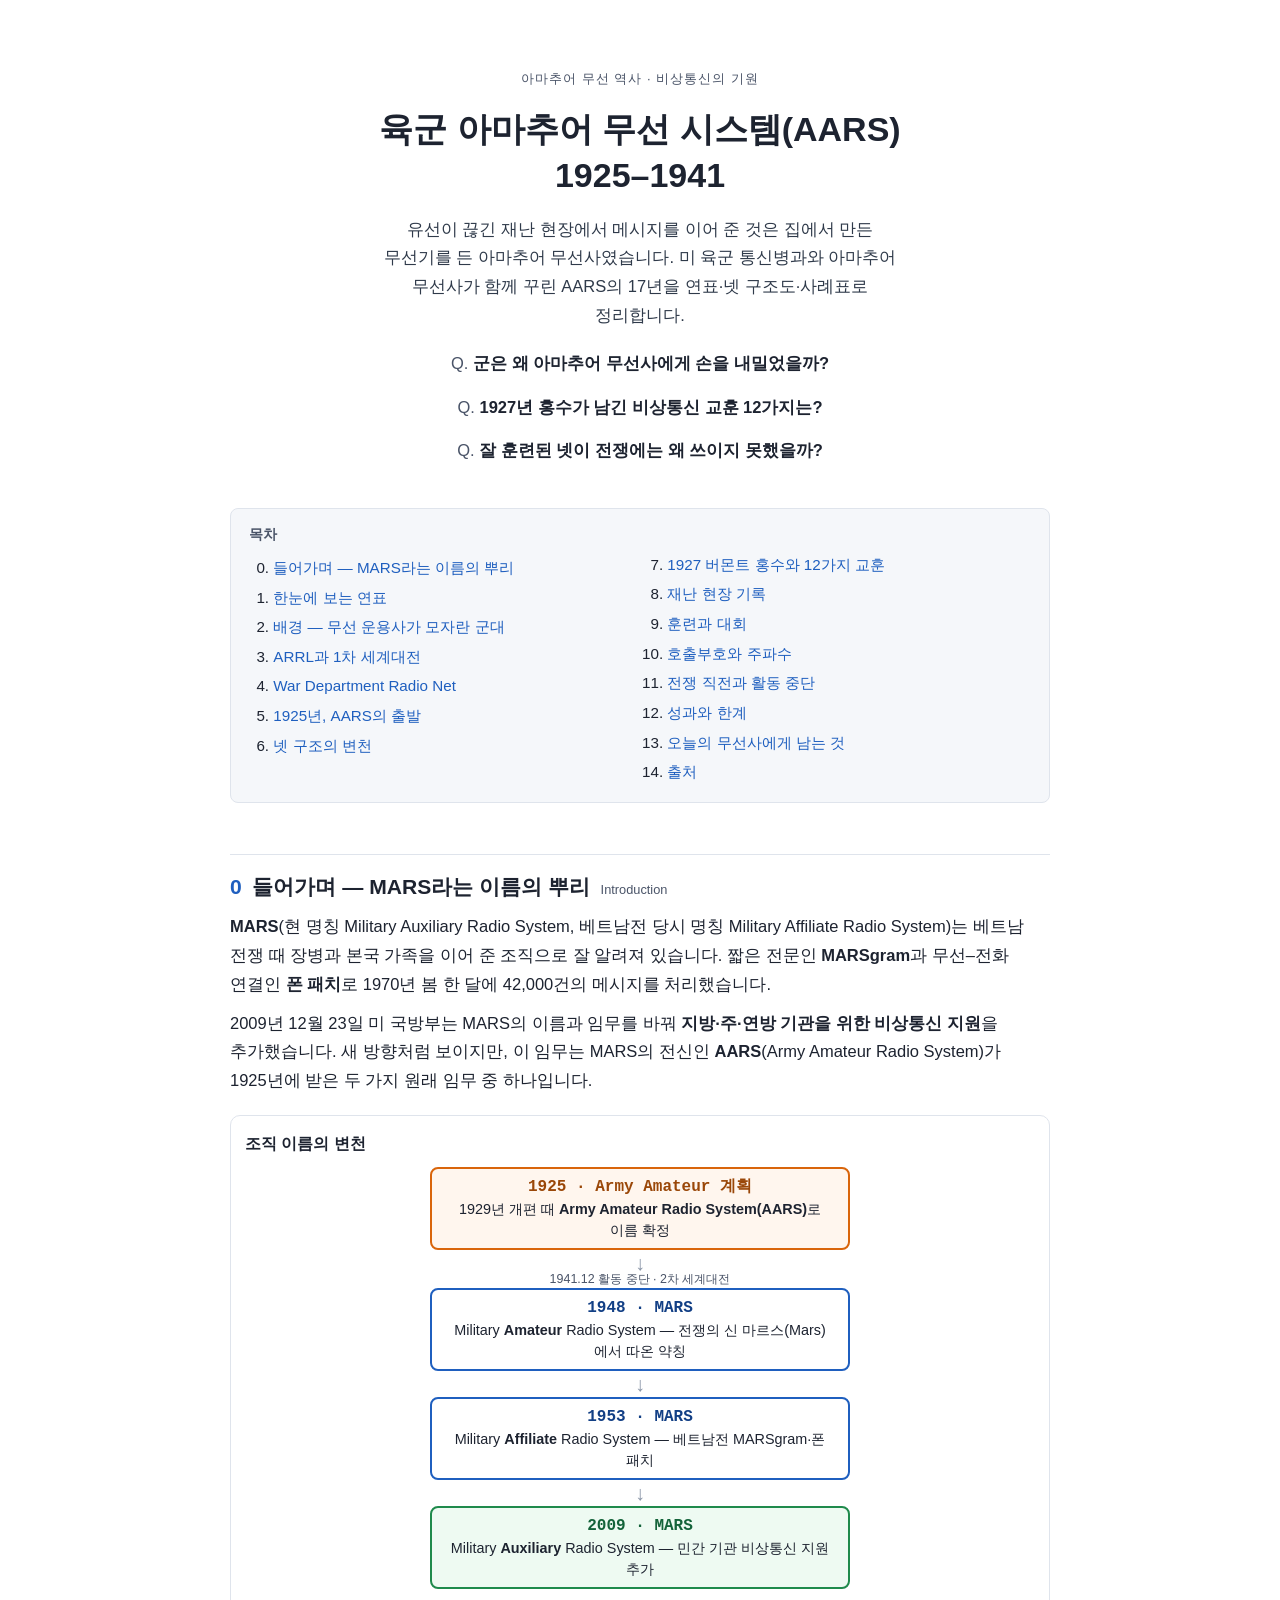
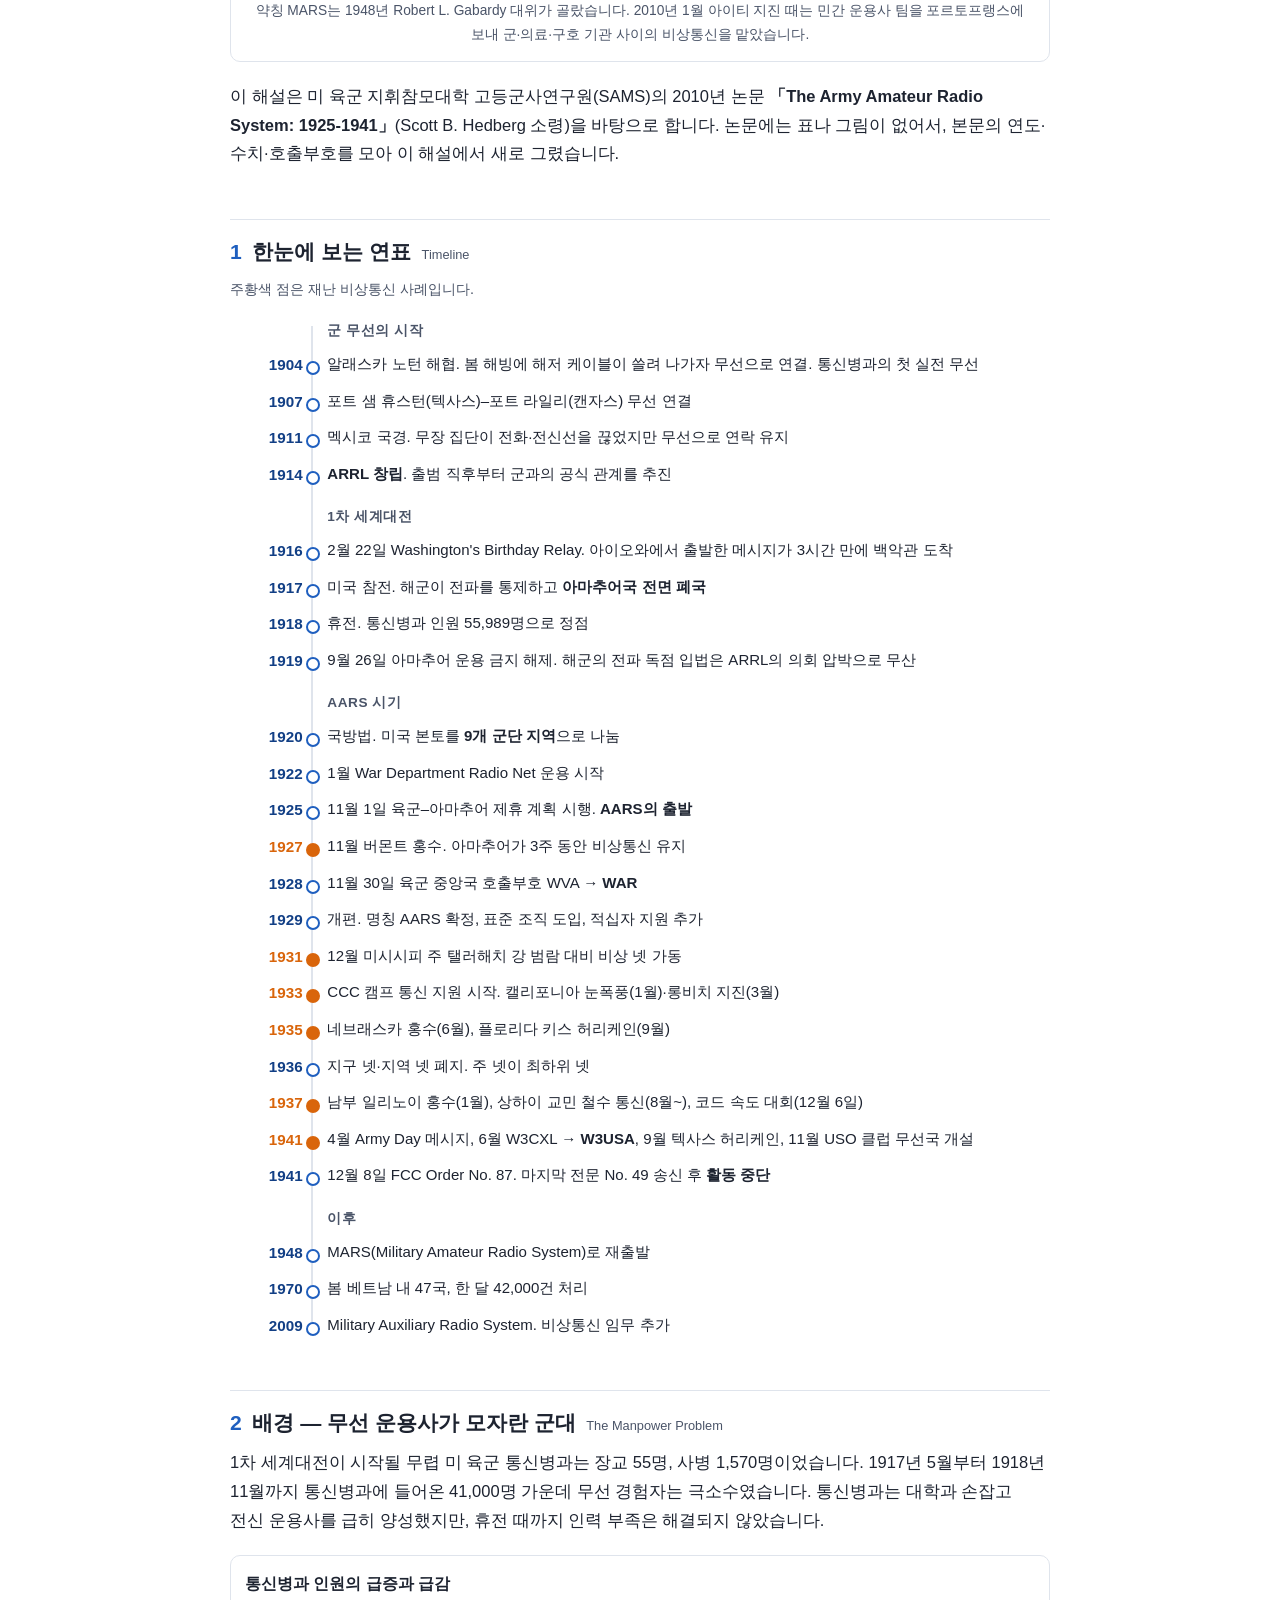
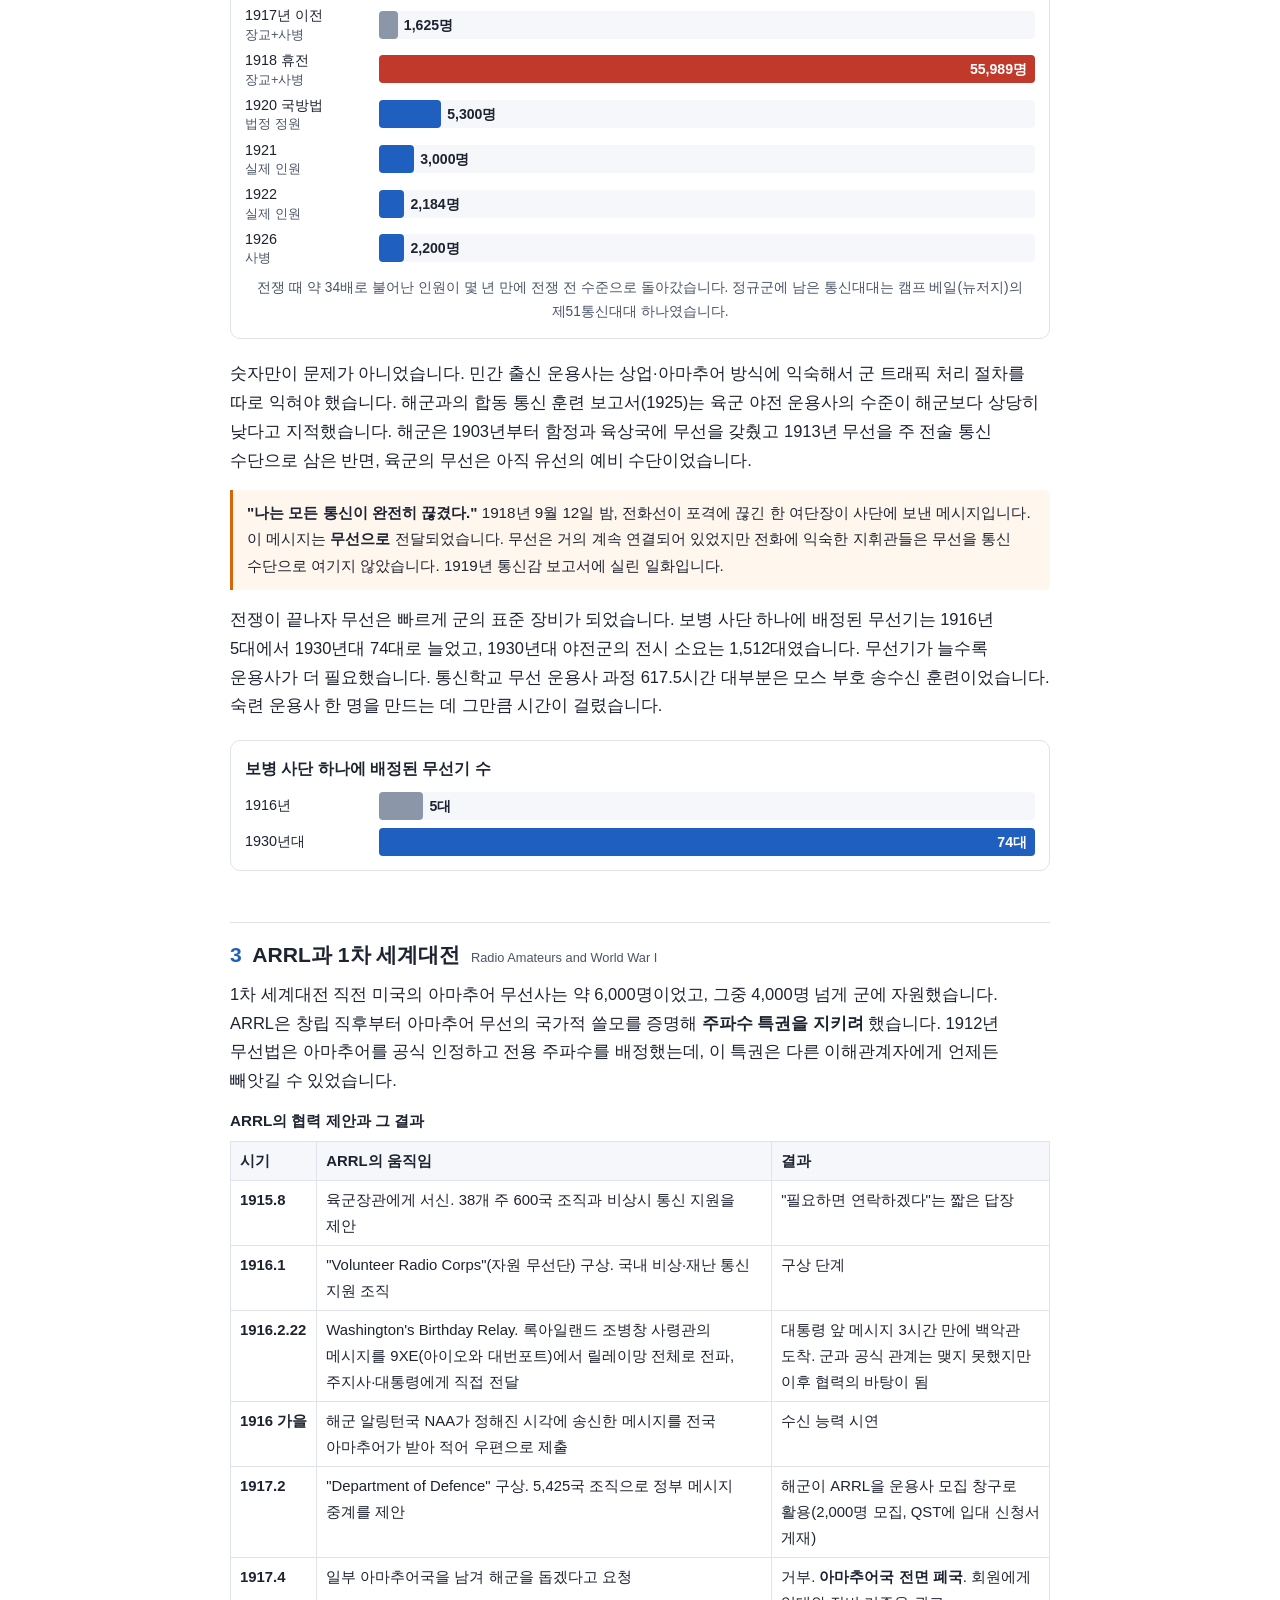
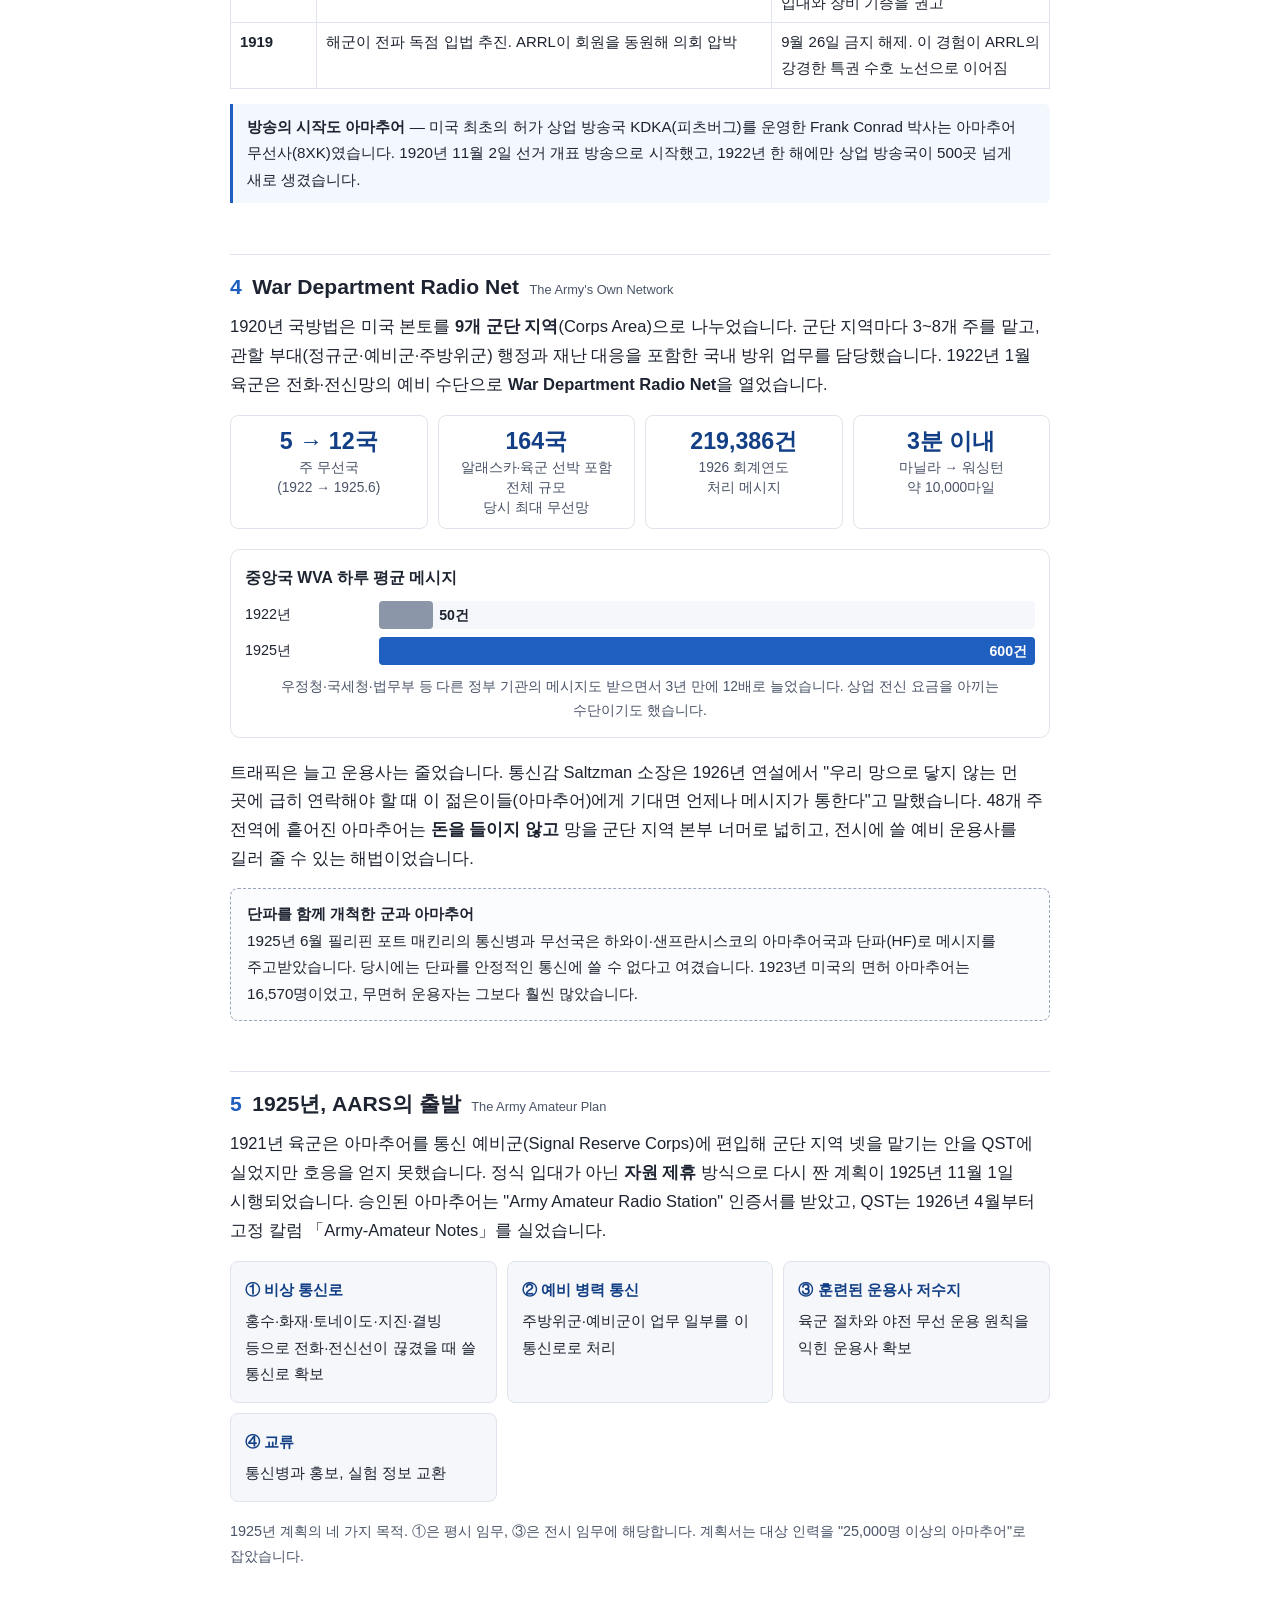
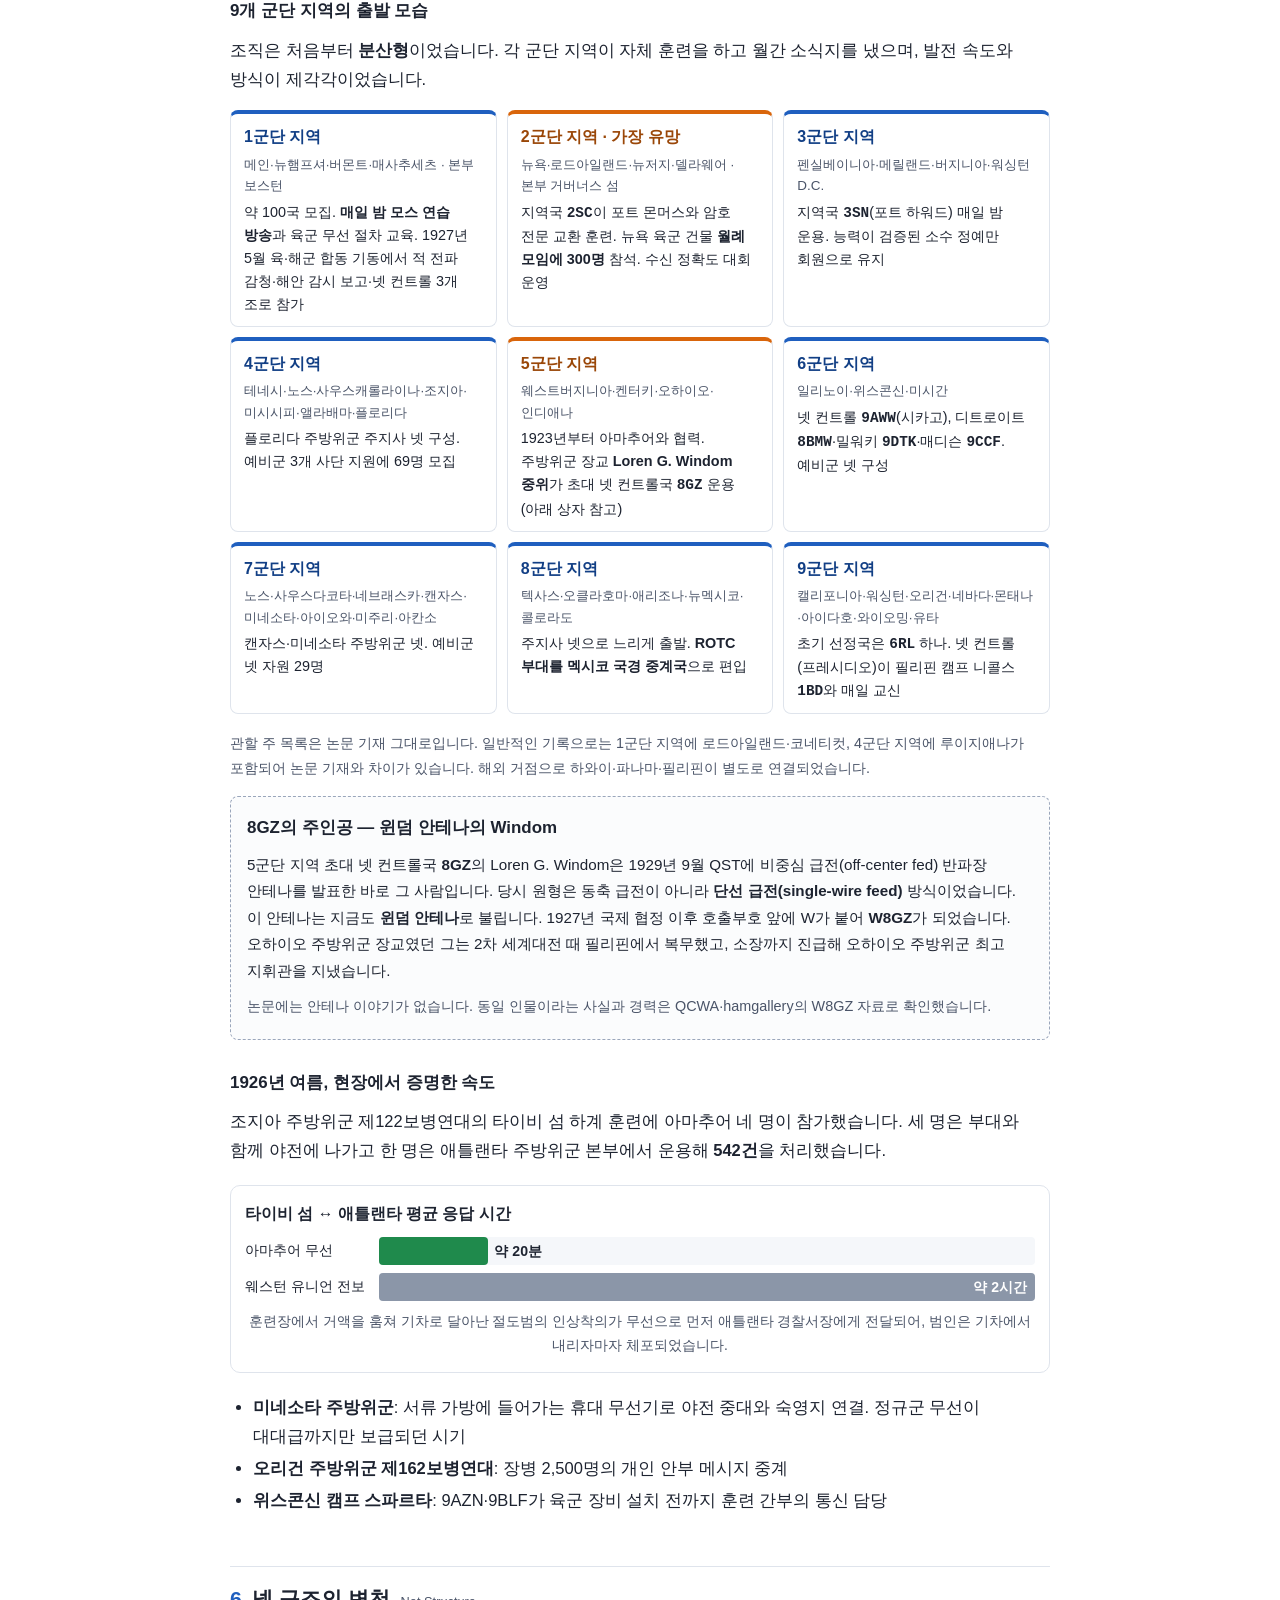
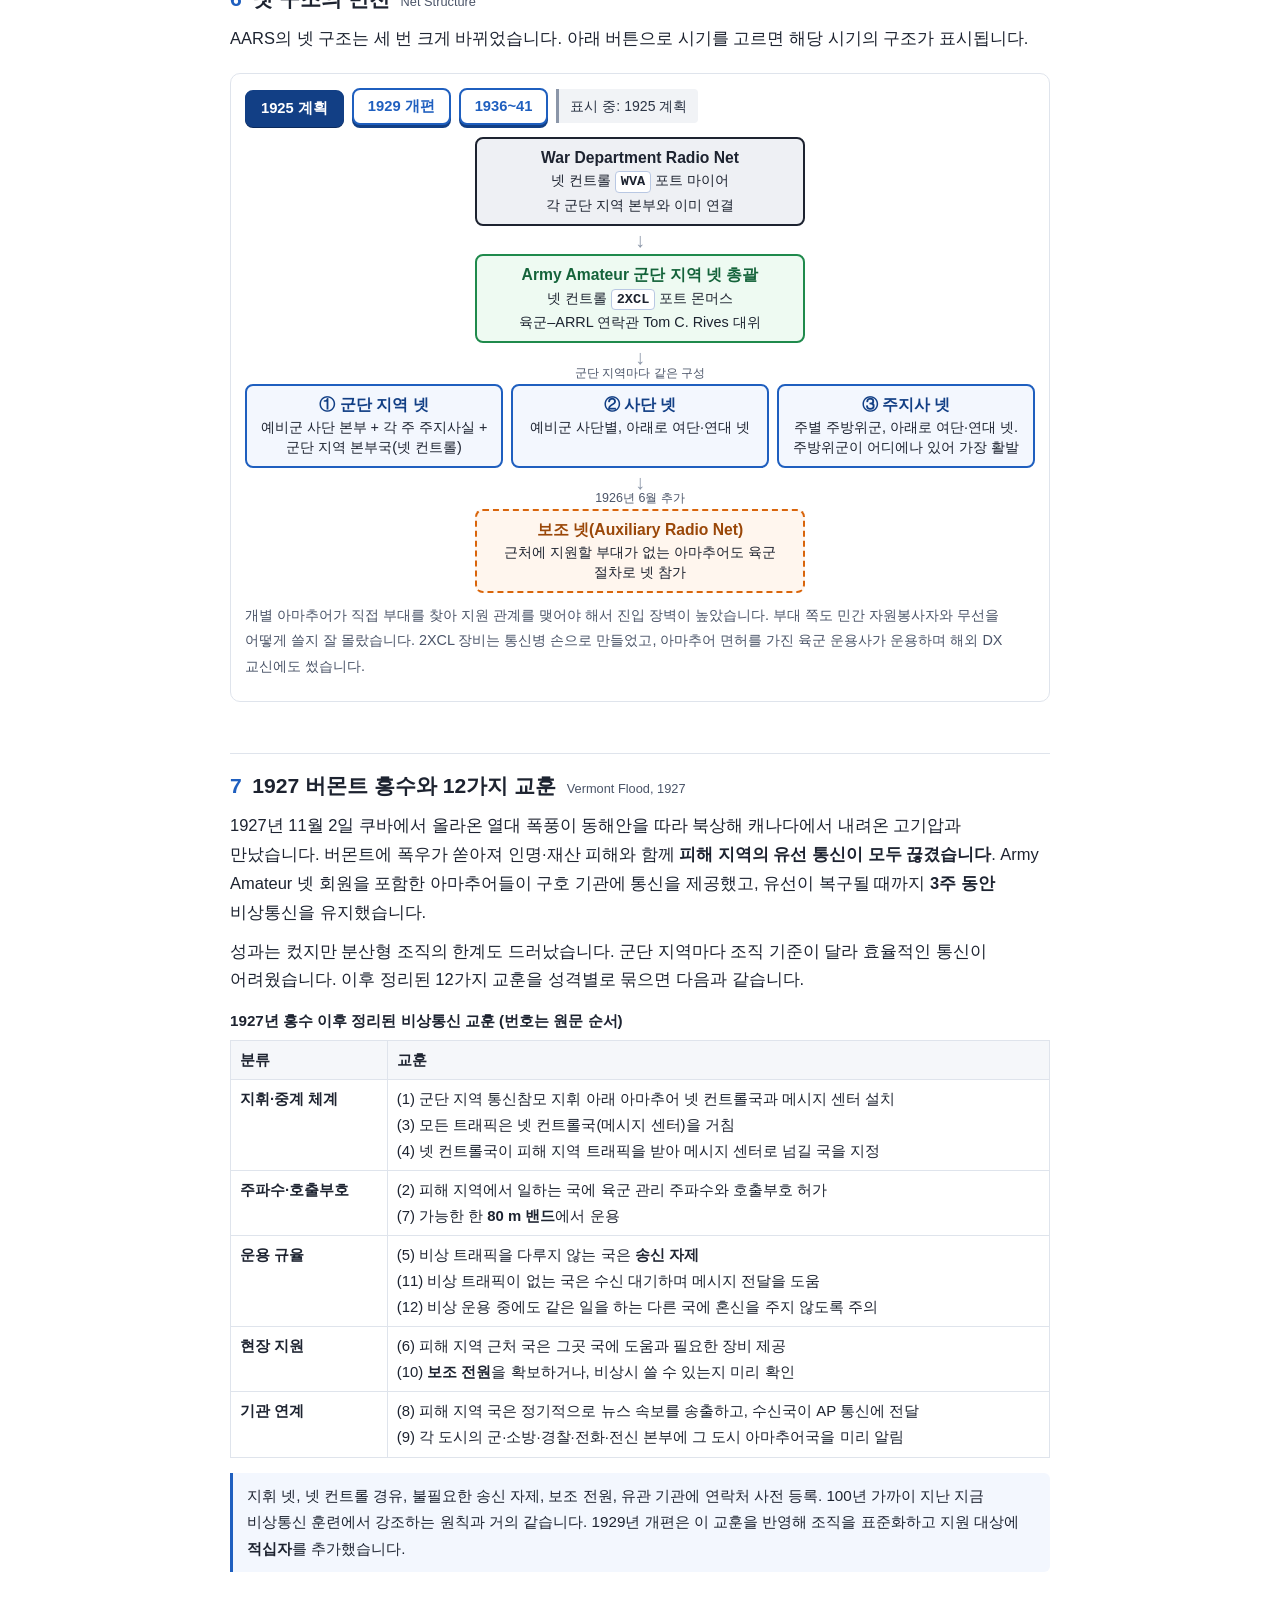
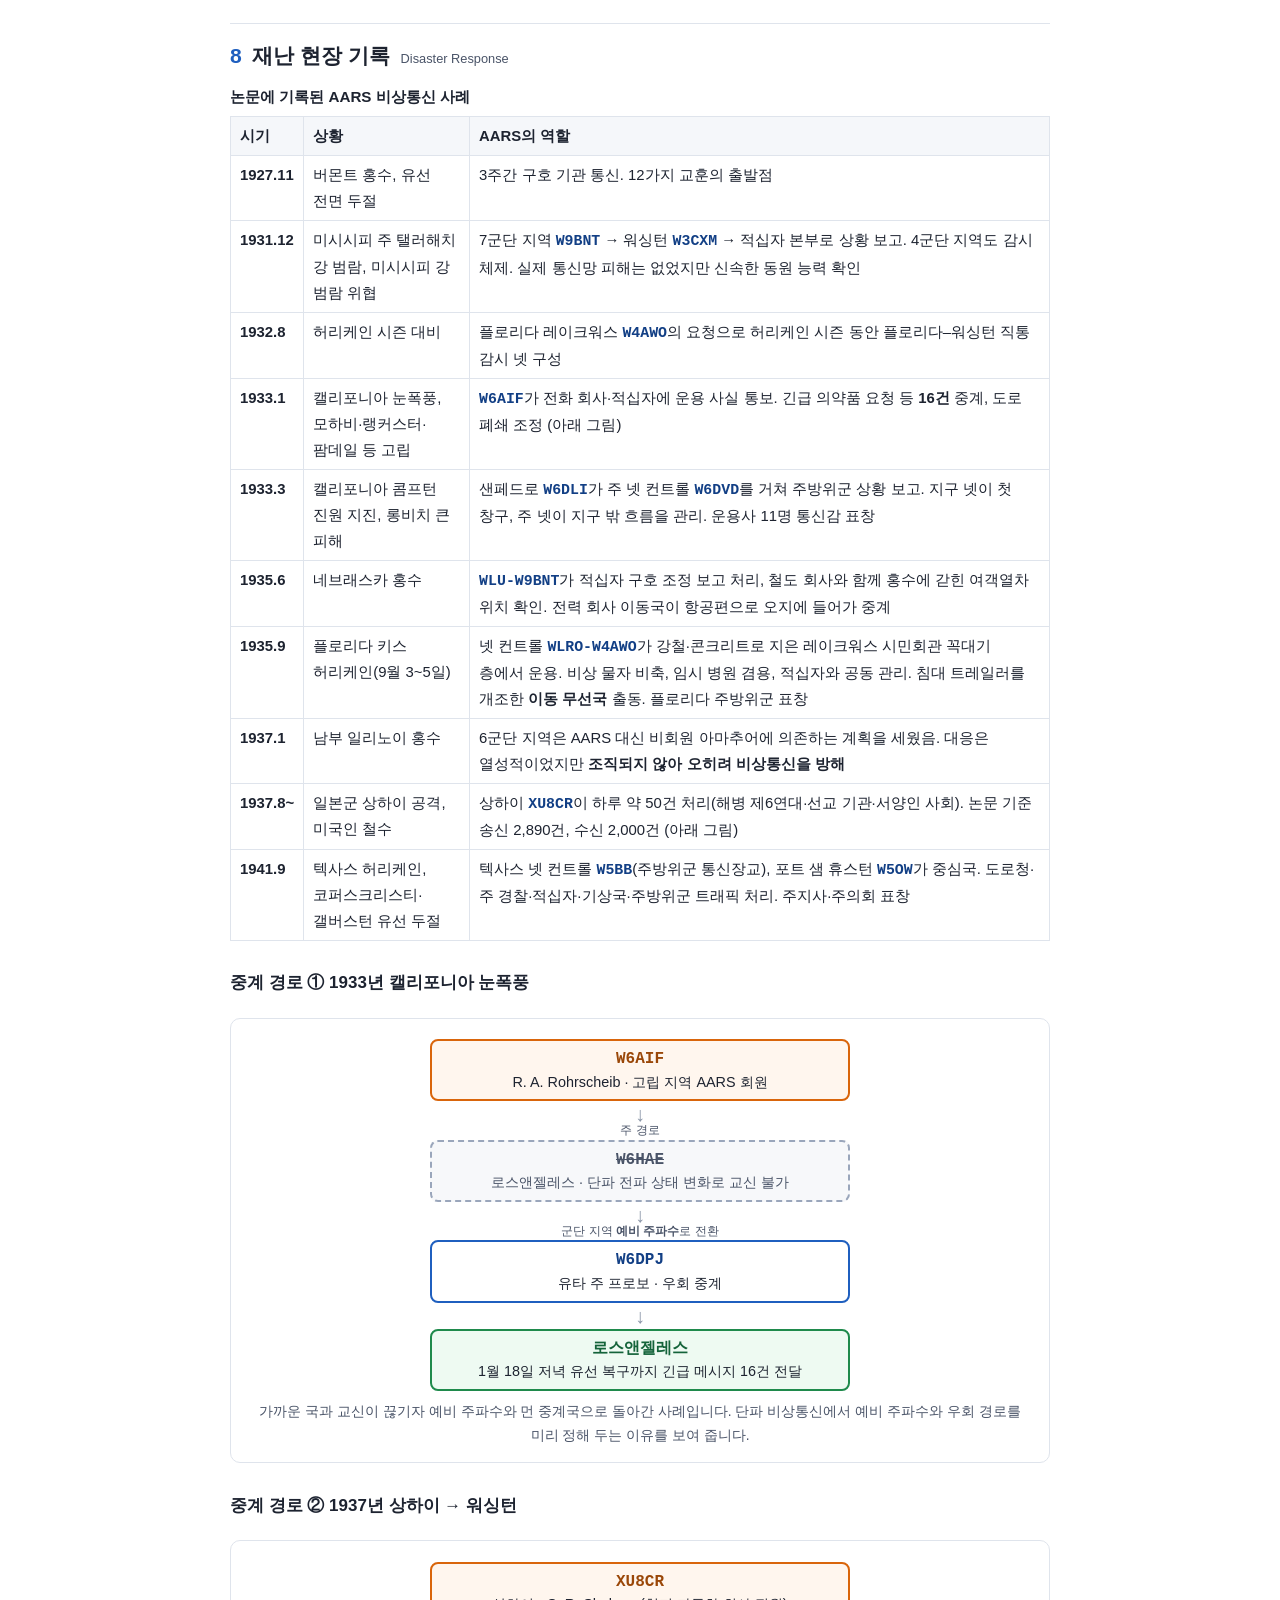
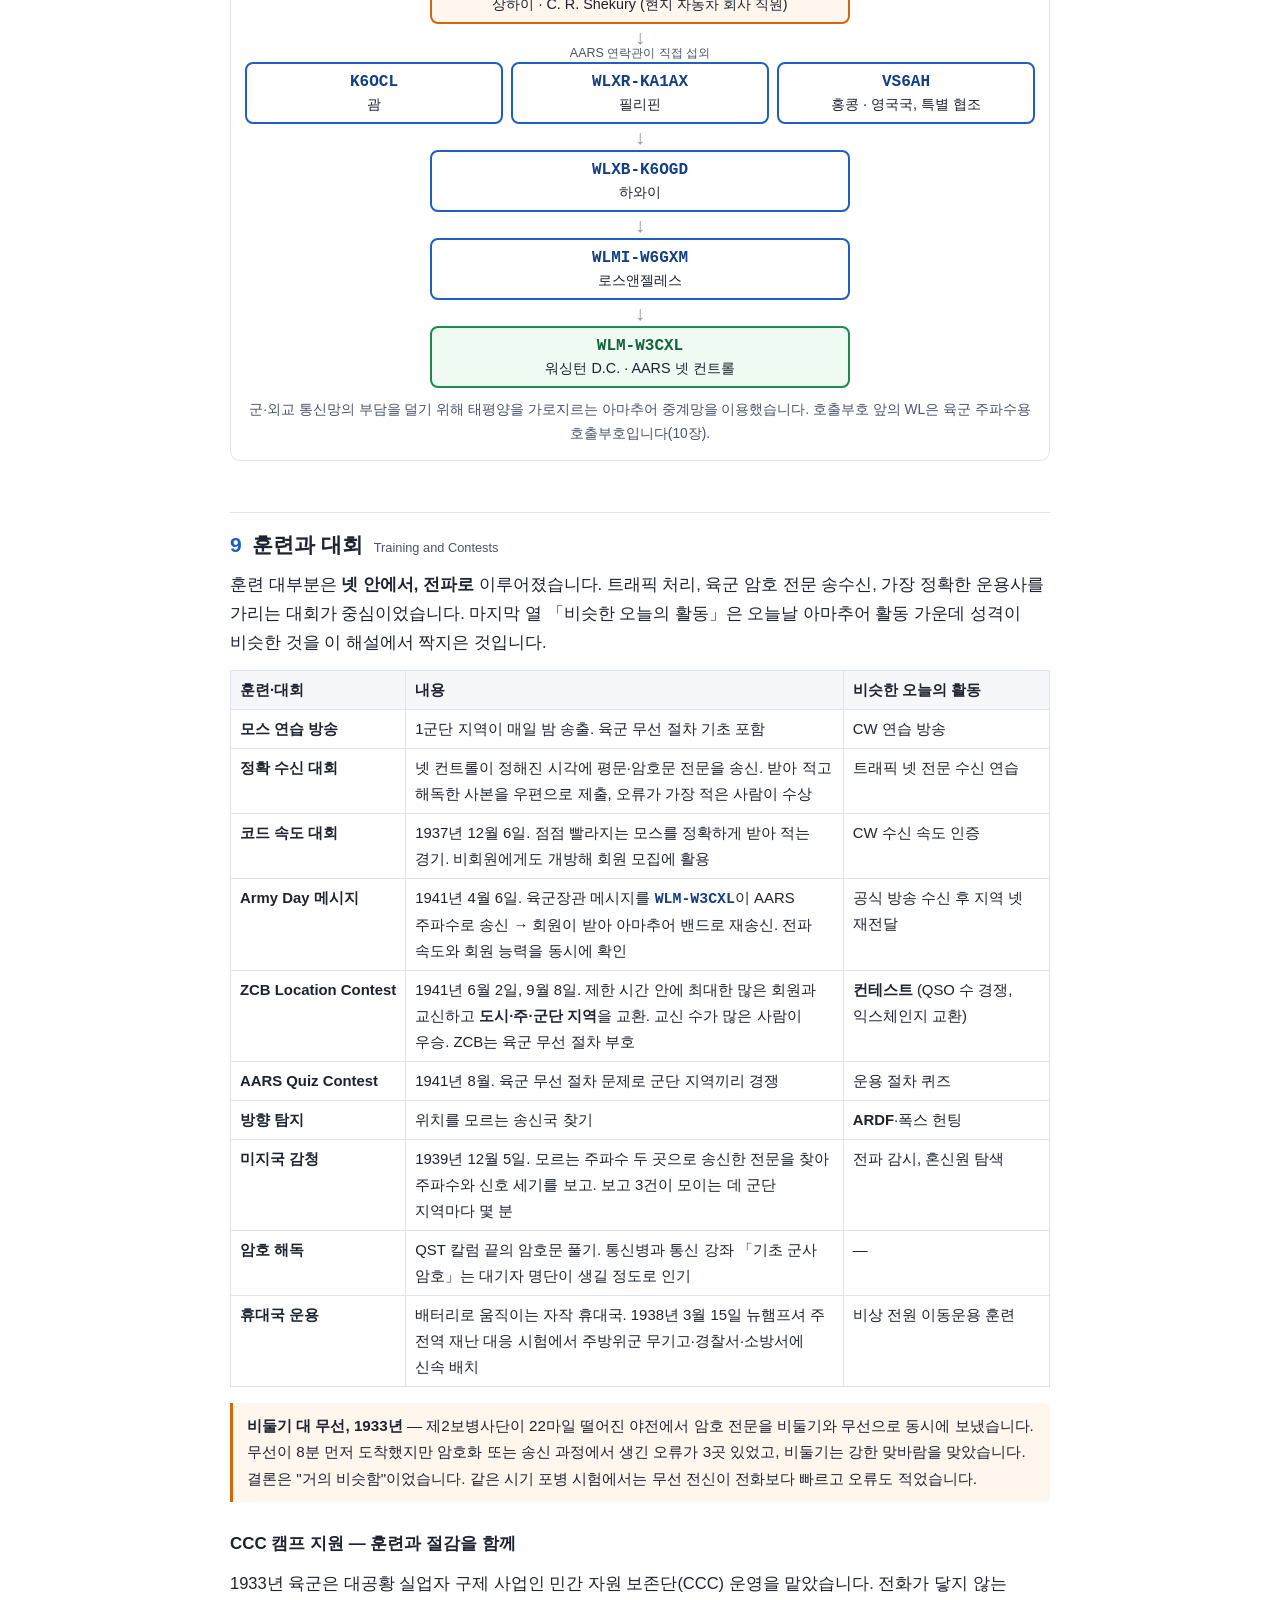
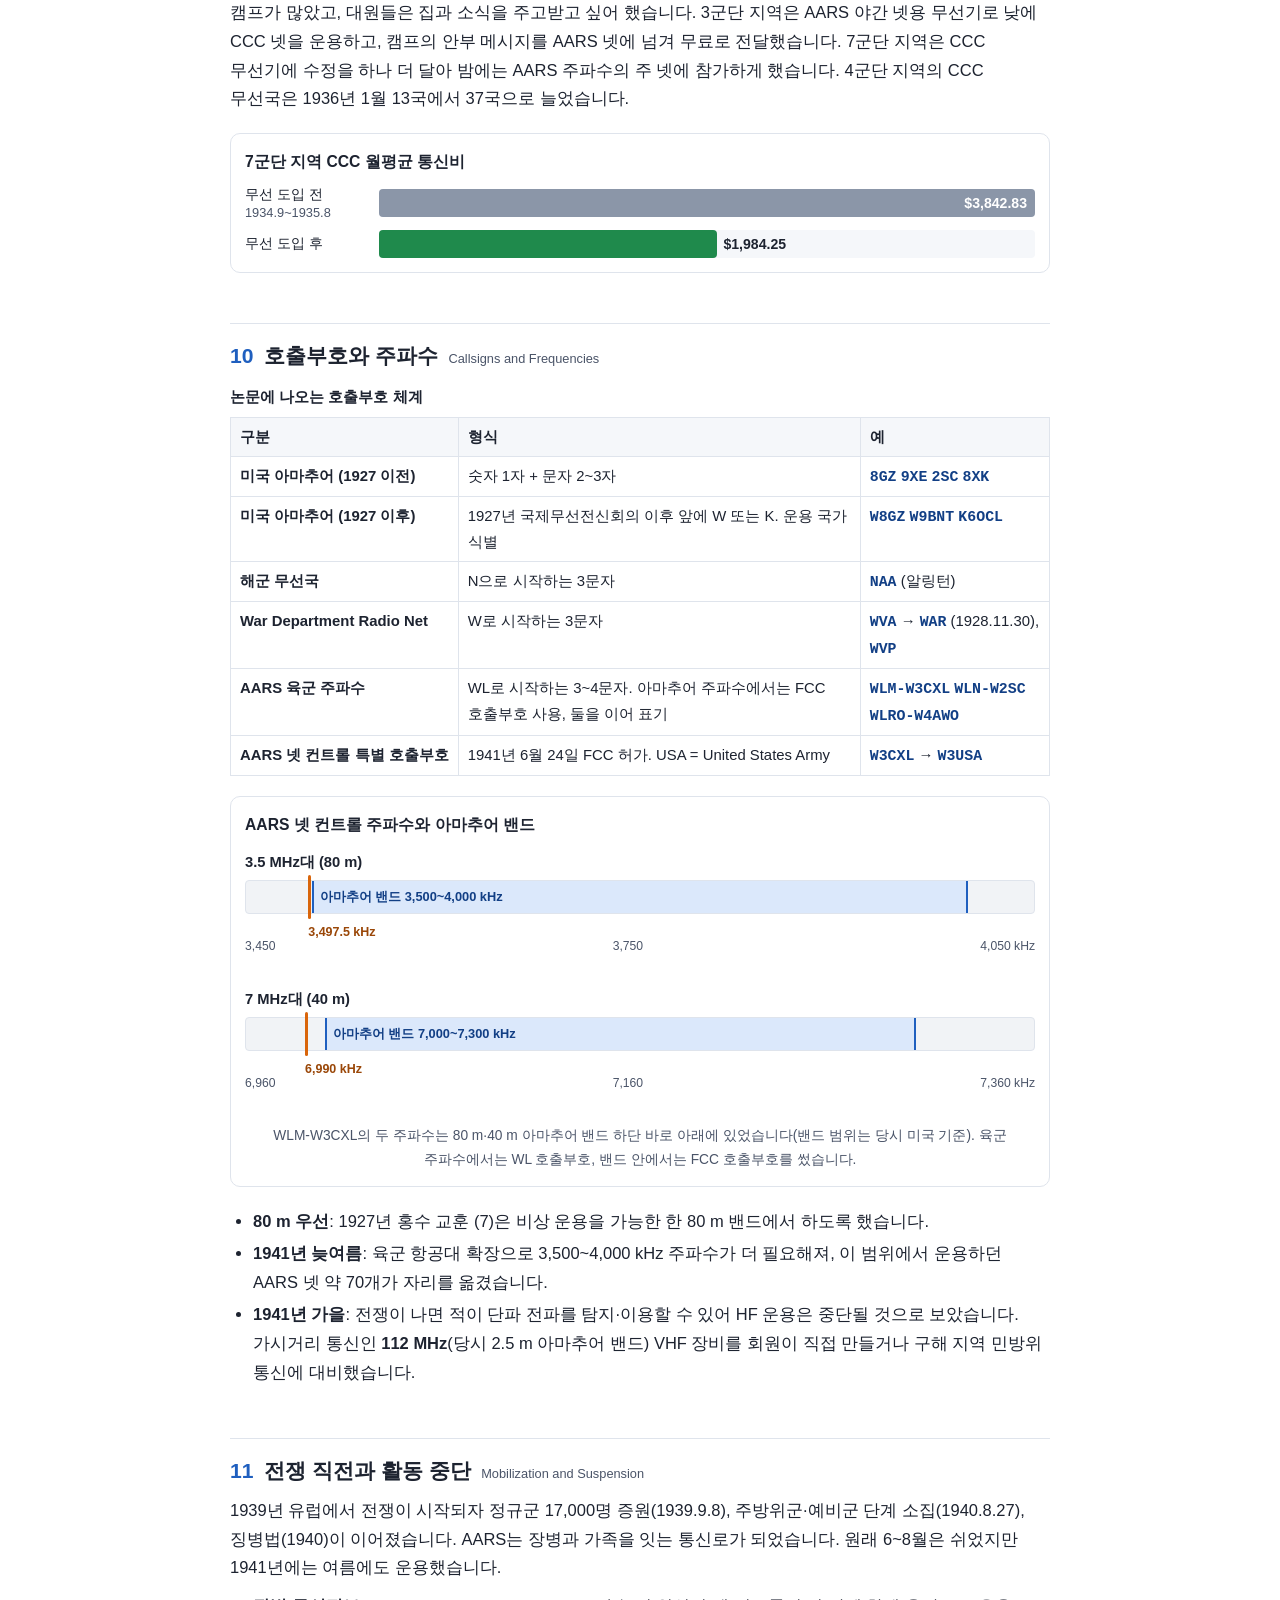
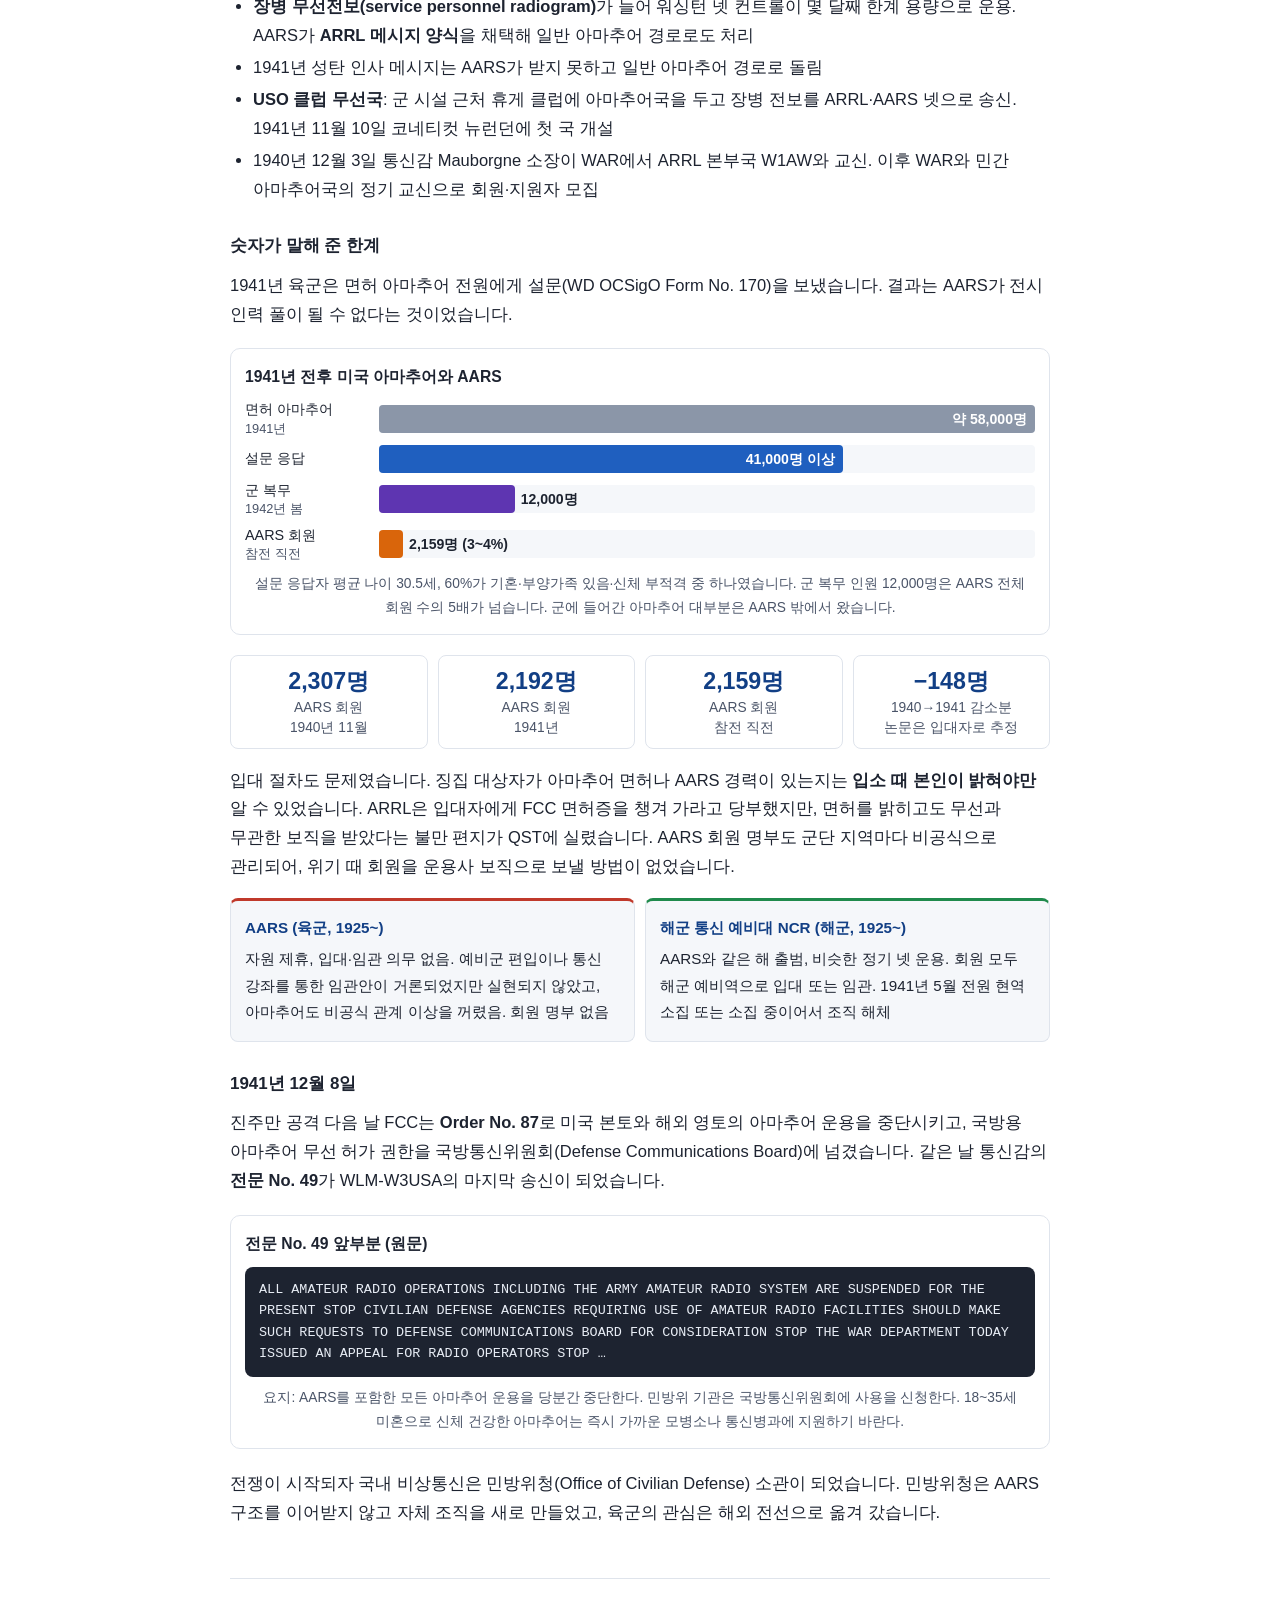
<file: index.html>
<!DOCTYPE html>
<html lang="ko">
<head>
<meta charset="utf-8">
<meta name="viewport" content="width=device-width, initial-scale=1">
<title>육군 아마추어 무선 시스템(AARS) 1925–1941 — MARS의 뿌리와 비상통신의 원형</title>
<meta name="description" content="1925~1941년 미 육군과 아마추어 무선사가 함께 운영한 AARS의 탄생·넷 구조·재난 비상통신·훈련·전시 중단 과정을 표와 그림으로 정리한 한국어 해설">
<link rel="stylesheet" href="style.css?v=1">
</head>
<body>

<div class="wrap">
<header class="hero">
  <div class="eyebrow">아마추어 무선 역사 · 비상통신의 기원</div>
  <h1>육군 아마추어 무선 시스템(AARS)<br>1925–1941</h1>
  <p class="lede">유선이 끊긴 재난 현장에서 메시지를 이어 준 것은 집에서 만든 무선기를 든 아마추어 무선사였습니다. 미 육군 통신병과와 아마추어 무선사가 함께 꾸린 AARS의 17년을 연표·넷 구조도·사례표로 정리합니다.</p>
  <ul class="qs">
    <li>군은 왜 아마추어 무선사에게 손을 내밀었을까?</li>
    <li>1927년 홍수가 남긴 비상통신 교훈 12가지는?</li>
    <li>잘 훈련된 넷이 전쟁에는 왜 쓰이지 못했을까?</li>
  </ul>
</header>

<nav class="toc" id="toc" aria-label="목차">
  <b>목차</b>
  <ol start="0">
    <li><a href="#s0">들어가며 — MARS라는 이름의 뿌리</a></li>
    <li><a href="#s1">한눈에 보는 연표</a></li>
    <li><a href="#s2">배경 — 무선 운용사가 모자란 군대</a></li>
    <li><a href="#s3">ARRL과 1차 세계대전</a></li>
    <li><a href="#s4">War Department Radio Net</a></li>
    <li><a href="#s5">1925년, AARS의 출발</a></li>
    <li><a href="#s6">넷 구조의 변천</a></li>
    <li><a href="#s7">1927 버몬트 홍수와 12가지 교훈</a></li>
    <li><a href="#s8">재난 현장 기록</a></li>
    <li><a href="#s9">훈련과 대회</a></li>
    <li><a href="#s10">호출부호와 주파수</a></li>
    <li><a href="#s11">전쟁 직전과 활동 중단</a></li>
    <li><a href="#s12">성과와 한계</a></li>
    <li><a href="#s13">오늘의 무선사에게 남는 것</a></li>
    <li><a href="#s14">출처</a></li>
  </ol>
</nav>

<main>

<!-- ===================================================== 0 -->
<section id="s0">
<h2><span class="no">0</span> 들어가며 — MARS라는 이름의 뿌리 <span class="en">Introduction</span></h2>

<p><b>MARS</b>(현 명칭 Military Auxiliary Radio System, 베트남전 당시 명칭 Military Affiliate Radio System)는 베트남 전쟁 때 장병과 본국 가족을 이어 준 조직으로 잘 알려져 있습니다. 짧은 전문인 <b>MARSgram</b>과 무선–전화 연결인 <b>폰 패치</b>로 1970년 봄 한 달에 42,000건의 메시지를 처리했습니다.</p>
<p>2009년 12월 23일 미 국방부는 MARS의 이름과 임무를 바꿔 <b>지방·주·연방 기관을 위한 비상통신 지원</b>을 추가했습니다. 새 방향처럼 보이지만, 이 임무는 MARS의 전신인 <b>AARS</b>(Army Amateur Radio System)가 1925년에 받은 두 가지 원래 임무 중 하나입니다.</p>

<figure class="fig">
  <p class="fig-title">조직 이름의 변천</p>
  <div class="relay">
    <div class="hop src"><span class="cs">1925 · Army Amateur 계획</span><br>1929년 개편 때 <b>Army Amateur Radio System(AARS)</b>로 이름 확정</div>
    <div class="arrow">↓ <small>1941.12 활동 중단 · 2차 세계대전</small></div>
    <div class="hop"><span class="cs">1948 · MARS</span><br>Military <b>Amateur</b> Radio System — 전쟁의 신 마르스(Mars)에서 따온 약칭</div>
    <div class="arrow">↓</div>
    <div class="hop"><span class="cs">1953 · MARS</span><br>Military <b>Affiliate</b> Radio System — 베트남전 MARSgram·폰 패치</div>
    <div class="arrow">↓</div>
    <div class="hop dst"><span class="cs">2009 · MARS</span><br>Military <b>Auxiliary</b> Radio System — 민간 기관 비상통신 지원 추가</div>
  </div>
  <figcaption>약칭 MARS는 1948년 Robert L. Gabardy 대위가 골랐습니다. 2010년 1월 아이티 지진 때는 민간 운용사 팀을 포르토프랭스에 보내 군·의료·구호 기관 사이의 비상통신을 맡았습니다.</figcaption>
</figure>

<p>이 해설은 미 육군 지휘참모대학 고등군사연구원(SAMS)의 2010년 논문 <b>「The Army Amateur Radio System: 1925-1941」</b>(Scott B. Hedberg 소령)을 바탕으로 합니다. 논문에는 표나 그림이 없어서, 본문의 연도·수치·호출부호를 모아 이 해설에서 새로 그렸습니다.</p>
</section>

<!-- ===================================================== 1 -->
<section id="s1">
<h2><span class="no">1</span> 한눈에 보는 연표 <span class="en">Timeline</span></h2>
<p class="small">주황색 점은 재난 비상통신 사례입니다.</p>
<ul class="tline">
  <li class="era"><span></span><span class="d">군 무선의 시작</span></li>
  <li><span class="y">1904</span><span class="d">알래스카 노턴 해협. 봄 해빙에 해저 케이블이 쓸려 나가자 무선으로 연결. 통신병과의 첫 실전 무선</span></li>
  <li><span class="y">1907</span><span class="d">포트 샘 휴스턴(텍사스)–포트 라일리(캔자스) 무선 연결</span></li>
  <li><span class="y">1911</span><span class="d">멕시코 국경. 무장 집단이 전화·전신선을 끊었지만 무선으로 연락 유지</span></li>
  <li><span class="y">1914</span><span class="d"><b>ARRL 창립</b>. 출범 직후부터 군과의 공식 관계를 추진</span></li>
  <li class="era"><span></span><span class="d">1차 세계대전</span></li>
  <li><span class="y">1916</span><span class="d">2월 22일 Washington's Birthday Relay. 아이오와에서 출발한 메시지가 3시간 만에 백악관 도착</span></li>
  <li><span class="y">1917</span><span class="d">미국 참전. 해군이 전파를 통제하고 <b>아마추어국 전면 폐국</b></span></li>
  <li><span class="y">1918</span><span class="d">휴전. 통신병과 인원 55,989명으로 정점</span></li>
  <li><span class="y">1919</span><span class="d">9월 26일 아마추어 운용 금지 해제. 해군의 전파 독점 입법은 ARRL의 의회 압박으로 무산</span></li>
  <li class="era"><span></span><span class="d">AARS 시기</span></li>
  <li><span class="y">1920</span><span class="d">국방법. 미국 본토를 <b>9개 군단 지역</b>으로 나눔</span></li>
  <li><span class="y">1922</span><span class="d">1월 War Department Radio Net 운용 시작</span></li>
  <li><span class="y">1925</span><span class="d">11월 1일 육군–아마추어 제휴 계획 시행. <b>AARS의 출발</b></span></li>
  <li class="k"><span class="y">1927</span><span class="d">11월 버몬트 홍수. 아마추어가 3주 동안 비상통신 유지</span></li>
  <li><span class="y">1928</span><span class="d">11월 30일 육군 중앙국 호출부호 WVA → <b>WAR</b></span></li>
  <li><span class="y">1929</span><span class="d">개편. 명칭 AARS 확정, 표준 조직 도입, 적십자 지원 추가</span></li>
  <li class="k"><span class="y">1931</span><span class="d">12월 미시시피 주 탤러해치 강 범람 대비 비상 넷 가동</span></li>
  <li class="k"><span class="y">1933</span><span class="d">CCC 캠프 통신 지원 시작. 캘리포니아 눈폭풍(1월)·롱비치 지진(3월)</span></li>
  <li class="k"><span class="y">1935</span><span class="d">네브래스카 홍수(6월), 플로리다 키스 허리케인(9월)</span></li>
  <li><span class="y">1936</span><span class="d">지구 넷·지역 넷 폐지. 주 넷이 최하위 넷</span></li>
  <li class="k"><span class="y">1937</span><span class="d">남부 일리노이 홍수(1월), 상하이 교민 철수 통신(8월~), 코드 속도 대회(12월 6일)</span></li>
  <li class="k"><span class="y">1941</span><span class="d">4월 Army Day 메시지, 6월 W3CXL → <b>W3USA</b>, 9월 텍사스 허리케인, 11월 USO 클럽 무선국 개설</span></li>
  <li><span class="y">1941</span><span class="d">12월 8일 FCC Order No. 87. 마지막 전문 No. 49 송신 후 <b>활동 중단</b></span></li>
  <li class="era"><span></span><span class="d">이후</span></li>
  <li><span class="y">1948</span><span class="d">MARS(Military Amateur Radio System)로 재출발</span></li>
  <li><span class="y">1970</span><span class="d">봄 베트남 내 47국, 한 달 42,000건 처리</span></li>
  <li><span class="y">2009</span><span class="d">Military Auxiliary Radio System. 비상통신 임무 추가</span></li>
</ul>
</section>

<!-- ===================================================== 2 -->
<section id="s2">
<h2><span class="no">2</span> 배경 — 무선 운용사가 모자란 군대 <span class="en">The Manpower Problem</span></h2>

<p>1차 세계대전이 시작될 무렵 미 육군 통신병과는 장교 55명, 사병 1,570명이었습니다. 1917년 5월부터 1918년 11월까지 통신병과에 들어온 41,000명 가운데 무선 경험자는 극소수였습니다. 통신병과는 대학과 손잡고 전신 운용사를 급히 양성했지만, 휴전 때까지 인력 부족은 해결되지 않았습니다.</p>

<figure class="fig">
  <p class="fig-title">통신병과 인원의 급증과 급감</p>
  <div class="bars">
    <div class="bar"><span class="lab">1917년 이전<small>장교+사병</small></span><span class="track"><span class="fill gr" style="width:2.9%"></span><span class="val" style="left:2.9%">1,625명</span></span></div>
    <div class="bar"><span class="lab">1918 휴전<small>장교+사병</small></span><span class="track"><span class="fill r" style="width:100%"></span><span class="val in" style="right:0">55,989명</span></span></div>
    <div class="bar"><span class="lab">1920 국방법<small>법정 정원</small></span><span class="track"><span class="fill" style="width:9.5%"></span><span class="val" style="left:9.5%">5,300명</span></span></div>
    <div class="bar"><span class="lab">1921<small>실제 인원</small></span><span class="track"><span class="fill" style="width:5.4%"></span><span class="val" style="left:5.4%">3,000명</span></span></div>
    <div class="bar"><span class="lab">1922<small>실제 인원</small></span><span class="track"><span class="fill" style="width:3.9%"></span><span class="val" style="left:3.9%">2,184명</span></span></div>
    <div class="bar"><span class="lab">1926<small>사병</small></span><span class="track"><span class="fill" style="width:3.9%"></span><span class="val" style="left:3.9%">2,200명</span></span></div>
  </div>
  <figcaption>전쟁 때 약 34배로 불어난 인원이 몇 년 만에 전쟁 전 수준으로 돌아갔습니다. 정규군에 남은 통신대대는 캠프 베일(뉴저지)의 제51통신대대 하나였습니다.</figcaption>
</figure>

<p>숫자만이 문제가 아니었습니다. 민간 출신 운용사는 상업·아마추어 방식에 익숙해서 군 트래픽 처리 절차를 따로 익혀야 했습니다. 해군과의 합동 통신 훈련 보고서(1925)는 육군 야전 운용사의 수준이 해군보다 상당히 낮다고 지적했습니다. 해군은 1903년부터 함정과 육상국에 무선을 갖췄고 1913년 무선을 주 전술 통신 수단으로 삼은 반면, 육군의 무선은 아직 유선의 예비 수단이었습니다.</p>

<div class="myth">
  <b>"나는 모든 통신이 완전히 끊겼다."</b> 1918년 9월 12일 밤, 전화선이 포격에 끊긴 한 여단장이 사단에 보낸 메시지입니다. 이 메시지는 <b>무선으로</b> 전달되었습니다. 무선은 거의 계속 연결되어 있었지만 전화에 익숙한 지휘관들은 무선을 통신 수단으로 여기지 않았습니다. 1919년 통신감 보고서에 실린 일화입니다.
</div>

<p>전쟁이 끝나자 무선은 빠르게 군의 표준 장비가 되었습니다. 보병 사단 하나에 배정된 무선기는 1916년 5대에서 1930년대 74대로 늘었고, 1930년대 야전군의 전시 소요는 1,512대였습니다. 무선기가 늘수록 운용사가 더 필요했습니다. 통신학교 무선 운용사 과정 617.5시간 대부분은 모스 부호 송수신 훈련이었습니다. 숙련 운용사 한 명을 만드는 데 그만큼 시간이 걸렸습니다.</p>

<figure class="fig">
  <p class="fig-title">보병 사단 하나에 배정된 무선기 수</p>
  <div class="bars">
    <div class="bar"><span class="lab">1916년</span><span class="track"><span class="fill gr" style="width:6.8%"></span><span class="val" style="left:6.8%">5대</span></span></div>
    <div class="bar"><span class="lab">1930년대</span><span class="track"><span class="fill" style="width:100%"></span><span class="val in" style="right:0">74대</span></span></div>
  </div>
</figure>
</section>

<!-- ===================================================== 3 -->
<section id="s3">
<h2><span class="no">3</span> ARRL과 1차 세계대전 <span class="en">Radio Amateurs and World War I</span></h2>

<p>1차 세계대전 직전 미국의 아마추어 무선사는 약 6,000명이었고, 그중 4,000명 넘게 군에 자원했습니다. ARRL은 창립 직후부터 아마추어 무선의 국가적 쓸모를 증명해 <b>주파수 특권을 지키려</b> 했습니다. 1912년 무선법은 아마추어를 공식 인정하고 전용 주파수를 배정했는데, 이 특권은 다른 이해관계자에게 언제든 빼앗길 수 있었습니다.</p>

<div class="tbl"><table class="stack">
  <caption>ARRL의 협력 제안과 그 결과</caption>
  <thead><tr><th>시기</th><th>ARRL의 움직임</th><th>결과</th></tr></thead>
  <tbody>
    <tr><td class="n" data-l="시기">1915.8</td><td data-l="ARRL의 움직임">육군장관에게 서신. 38개 주 600국 조직과 비상시 통신 지원을 제안</td><td data-l="결과">"필요하면 연락하겠다"는 짧은 답장</td></tr>
    <tr><td class="n" data-l="시기">1916.1</td><td data-l="ARRL의 움직임">"Volunteer Radio Corps"(자원 무선단) 구상. 국내 비상·재난 통신 지원 조직</td><td data-l="결과">구상 단계</td></tr>
    <tr><td class="n" data-l="시기">1916.2.22</td><td data-l="ARRL의 움직임">Washington's Birthday Relay. 록아일랜드 조병창 사령관의 메시지를 9XE(아이오와 대번포트)에서 릴레이망 전체로 전파, 주지사·대통령에게 직접 전달</td><td data-l="결과">대통령 앞 메시지 3시간 만에 백악관 도착. 군과 공식 관계는 맺지 못했지만 이후 협력의 바탕이 됨</td></tr>
    <tr><td class="n" data-l="시기">1916 가을</td><td data-l="ARRL의 움직임">해군 알링턴국 NAA가 정해진 시각에 송신한 메시지를 전국 아마추어가 받아 적어 우편으로 제출</td><td data-l="결과">수신 능력 시연</td></tr>
    <tr><td class="n" data-l="시기">1917.2</td><td data-l="ARRL의 움직임">"Department of Defence" 구상. 5,425국 조직으로 정부 메시지 중계를 제안</td><td data-l="결과">해군이 ARRL을 운용사 모집 창구로 활용(2,000명 모집, QST에 입대 신청서 게재)</td></tr>
    <tr><td class="n" data-l="시기">1917.4</td><td data-l="ARRL의 움직임">일부 아마추어국을 남겨 해군을 돕겠다고 요청</td><td data-l="결과">거부. <b>아마추어국 전면 폐국</b>. 회원에게 입대와 장비 기증을 권고</td></tr>
    <tr><td class="n" data-l="시기">1919</td><td data-l="ARRL의 움직임">해군이 전파 독점 입법 추진. ARRL이 회원을 동원해 의회 압박</td><td data-l="결과">9월 26일 금지 해제. 이 경험이 ARRL의 강경한 특권 수호 노선으로 이어짐</td></tr>
  </tbody>
</table></div>

<div class="note">
  <b>방송의 시작도 아마추어</b> — 미국 최초의 허가 상업 방송국 KDKA(피츠버그)를 운영한 Frank Conrad 박사는 아마추어 무선사(8XK)였습니다. 1920년 11월 2일 선거 개표 방송으로 시작했고, 1922년 한 해에만 상업 방송국이 500곳 넘게 새로 생겼습니다.
</div>
</section>

<!-- ===================================================== 4 -->
<section id="s4">
<h2><span class="no">4</span> War Department Radio Net <span class="en">The Army's Own Network</span></h2>

<p>1920년 국방법은 미국 본토를 <b>9개 군단 지역</b>(Corps Area)으로 나누었습니다. 군단 지역마다 3~8개 주를 맡고, 관할 부대(정규군·예비군·주방위군) 행정과 재난 대응을 포함한 국내 방위 업무를 담당했습니다. 1922년 1월 육군은 전화·전신망의 예비 수단으로 <b>War Department Radio Net</b>을 열었습니다.</p>

<div class="stats">
  <div class="stat"><span class="v">5 → 12국</span><span class="k">주 무선국<br>(1922 → 1925.6)</span></div>
  <div class="stat"><span class="v">164국</span><span class="k">알래스카·육군 선박 포함 전체 규모<br>당시 최대 무선망</span></div>
  <div class="stat"><span class="v">219,386건</span><span class="k">1926 회계연도<br>처리 메시지</span></div>
  <div class="stat"><span class="v">3분 이내</span><span class="k">마닐라 → 워싱턴<br>약 10,000마일</span></div>
</div>

<figure class="fig">
  <p class="fig-title">중앙국 WVA 하루 평균 메시지</p>
  <div class="bars">
    <div class="bar"><span class="lab">1922년</span><span class="track"><span class="fill gr" style="width:8.3%"></span><span class="val" style="left:8.3%">50건</span></span></div>
    <div class="bar"><span class="lab">1925년</span><span class="track"><span class="fill" style="width:100%"></span><span class="val in" style="right:0">600건</span></span></div>
  </div>
  <figcaption>우정청·국세청·법무부 등 다른 정부 기관의 메시지도 받으면서 3년 만에 12배로 늘었습니다. 상업 전신 요금을 아끼는 수단이기도 했습니다.</figcaption>
</figure>

<p>트래픽은 늘고 운용사는 줄었습니다. 통신감 Saltzman 소장은 1926년 연설에서 "우리 망으로 닿지 않는 먼 곳에 급히 연락해야 할 때 이 젊은이들(아마추어)에게 기대면 언제나 메시지가 통한다"고 말했습니다. 48개 주 전역에 흩어진 아마추어는 <b>돈을 들이지 않고</b> 망을 군단 지역 본부 너머로 넓히고, 전시에 쓸 예비 운용사를 길러 줄 수 있는 해법이었습니다.</p>

<div class="side">
  <b>단파를 함께 개척한 군과 아마추어</b><br>
  1925년 6월 필리핀 포트 매킨리의 통신병과 무선국은 하와이·샌프란시스코의 아마추어국과 단파(HF)로 메시지를 주고받았습니다. 당시에는 단파를 안정적인 통신에 쓸 수 없다고 여겼습니다. 1923년 미국의 면허 아마추어는 16,570명이었고, 무면허 운용자는 그보다 훨씬 많았습니다.
</div>
</section>

<!-- ===================================================== 5 -->
<section id="s5">
<h2><span class="no">5</span> 1925년, AARS의 출발 <span class="en">The Army Amateur Plan</span></h2>

<p>1921년 육군은 아마추어를 통신 예비군(Signal Reserve Corps)에 편입해 군단 지역 넷을 맡기는 안을 QST에 실었지만 호응을 얻지 못했습니다. 정식 입대가 아닌 <b>자원 제휴</b> 방식으로 다시 짠 계획이 1925년 11월 1일 시행되었습니다. 승인된 아마추어는 "Army Amateur Radio Station" 인증서를 받았고, QST는 1926년 4월부터 고정 칼럼 「Army-Amateur Notes」를 실었습니다.</p>

<div class="sum">
  <div><p><b class="h">① 비상 통신로</b></p><p>홍수·화재·토네이도·지진·결빙 등으로 전화·전신선이 끊겼을 때 쓸 통신로 확보</p></div>
  <div><p><b class="h">② 예비 병력 통신</b></p><p>주방위군·예비군이 업무 일부를 이 통신로로 처리</p></div>
  <div><p><b class="h">③ 훈련된 운용사 저수지</b></p><p>육군 절차와 야전 무선 운용 원칙을 익힌 운용사 확보</p></div>
  <div><p><b class="h">④ 교류</b></p><p>통신병과 홍보, 실험 정보 교환</p></div>
</div>
<p class="small">1925년 계획의 네 가지 목적. ①은 평시 임무, ③은 전시 임무에 해당합니다. 계획서는 대상 인력을 "25,000명 이상의 아마추어"로 잡았습니다.</p>

<h3>9개 군단 지역의 출발 모습</h3>
<p>조직은 처음부터 <b>분산형</b>이었습니다. 각 군단 지역이 자체 훈련을 하고 월간 소식지를 냈으며, 발전 속도와 방식이 제각각이었습니다.</p>

<div class="areas">
  <div class="area"><h4>1군단 지역</h4><span class="st">메인·뉴햄프셔·버몬트·매사추세츠 · 본부 보스턴</span>약 100국 모집. <b>매일 밤 모스 연습 방송</b>과 육군 무선 절차 교육. 1927년 5월 육·해군 합동 기동에서 적 전파 감청·해안 감시 보고·넷 컨트롤 3개 조로 참가</div>
  <div class="area hi"><h4>2군단 지역 · 가장 유망</h4><span class="st">뉴욕·로드아일랜드·뉴저지·델라웨어 · 본부 거버너스 섬</span>지역국 <span class="cs">2SC</span>이 포트 몬머스와 암호 전문 교환 훈련. 뉴욕 육군 건물 <b>월례 모임에 300명</b> 참석. 수신 정확도 대회 운영</div>
  <div class="area"><h4>3군단 지역</h4><span class="st">펜실베이니아·메릴랜드·버지니아·워싱턴 D.C.</span>지역국 <span class="cs">3SN</span>(포트 하워드) 매일 밤 운용. 능력이 검증된 소수 정예만 회원으로 유지</div>
  <div class="area"><h4>4군단 지역</h4><span class="st">테네시·노스·사우스캐롤라이나·조지아·미시시피·앨라배마·플로리다</span>플로리다 주방위군 주지사 넷 구성. 예비군 3개 사단 지원에 69명 모집</div>
  <div class="area hi"><h4>5군단 지역</h4><span class="st">웨스트버지니아·켄터키·오하이오·인디애나</span>1923년부터 아마추어와 협력. 주방위군 장교 <b>Loren G. Windom 중위</b>가 초대 넷 컨트롤국 <span class="cs">8GZ</span> 운용(아래 상자 참고)</div>
  <div class="area"><h4>6군단 지역</h4><span class="st">일리노이·위스콘신·미시간</span>넷 컨트롤 <span class="cs">9AWW</span>(시카고), 디트로이트 <span class="cs">8BMW</span>·밀워키 <span class="cs">9DTK</span>·매디슨 <span class="cs">9CCF</span>. 예비군 넷 구성</div>
  <div class="area"><h4>7군단 지역</h4><span class="st">노스·사우스다코타·네브래스카·캔자스·미네소타·아이오와·미주리·아칸소</span>캔자스·미네소타 주방위군 넷. 예비군 넷 자원 29명</div>
  <div class="area"><h4>8군단 지역</h4><span class="st">텍사스·오클라호마·애리조나·뉴멕시코·콜로라도</span>주지사 넷으로 느리게 출발. <b>ROTC 부대를 멕시코 국경 중계국</b>으로 편입</div>
  <div class="area"><h4>9군단 지역</h4><span class="st">캘리포니아·워싱턴·오리건·네바다·몬태나·아이다호·와이오밍·유타</span>초기 선정국은 <span class="cs">6RL</span> 하나. 넷 컨트롤(프레시디오)이 필리핀 캠프 니콜스 <span class="cs">1BD</span>와 매일 교신</div>
</div>
<p class="small">관할 주 목록은 논문 기재 그대로입니다. 일반적인 기록으로는 1군단 지역에 로드아일랜드·코네티컷, 4군단 지역에 루이지애나가 포함되어 논문 기재와 차이가 있습니다. 해외 거점으로 하와이·파나마·필리핀이 별도로 연결되었습니다.</p>

<div class="side">
  <h3>8GZ의 주인공 — 윈덤 안테나의 Windom</h3>
  <p>5군단 지역 초대 넷 컨트롤국 <b>8GZ</b>의 Loren G. Windom은 1929년 9월 QST에 비중심 급전(off-center fed) 반파장 안테나를 발표한 바로 그 사람입니다. 당시 원형은 동축 급전이 아니라 <b>단선 급전(single-wire feed)</b> 방식이었습니다. 이 안테나는 지금도 <b>윈덤 안테나</b>로 불립니다. 1927년 국제 협정 이후 호출부호 앞에 W가 붙어 <b>W8GZ</b>가 되었습니다. 오하이오 주방위군 장교였던 그는 2차 세계대전 때 필리핀에서 복무했고, 소장까지 진급해 오하이오 주방위군 최고 지휘관을 지냈습니다.</p>
  <p class="small">논문에는 안테나 이야기가 없습니다. 동일 인물이라는 사실과 경력은 QCWA·hamgallery의 W8GZ 자료로 확인했습니다.</p>
</div>

<h3>1926년 여름, 현장에서 증명한 속도</h3>
<p>조지아 주방위군 제122보병연대의 타이비 섬 하계 훈련에 아마추어 네 명이 참가했습니다. 세 명은 부대와 함께 야전에 나가고 한 명은 애틀랜타 주방위군 본부에서 운용해 <b>542건</b>을 처리했습니다.</p>
<figure class="fig">
  <p class="fig-title">타이비 섬 ↔ 애틀랜타 평균 응답 시간</p>
  <div class="bars">
    <div class="bar"><span class="lab">아마추어 무선</span><span class="track"><span class="fill g" style="width:16.7%"></span><span class="val" style="left:16.7%">약 20분</span></span></div>
    <div class="bar"><span class="lab">웨스턴 유니언 전보</span><span class="track"><span class="fill gr" style="width:100%"></span><span class="val in" style="right:0">약 2시간</span></span></div>
  </div>
  <figcaption>훈련장에서 거액을 훔쳐 기차로 달아난 절도범의 인상착의가 무선으로 먼저 애틀랜타 경찰서장에게 전달되어, 범인은 기차에서 내리자마자 체포되었습니다.</figcaption>
</figure>
<ul>
  <li><b>미네소타 주방위군</b>: 서류 가방에 들어가는 휴대 무선기로 야전 중대와 숙영지 연결. 정규군 무선이 대대급까지만 보급되던 시기</li>
  <li><b>오리건 주방위군 제162보병연대</b>: 장병 2,500명의 개인 안부 메시지 중계</li>
  <li><b>위스콘신 캠프 스파르타</b>: 9AZN·9BLF가 육군 장비 설치 전까지 훈련 간부의 통신 담당</li>
</ul>
</section>

<!-- ===================================================== 6 -->
<section id="s6">
<h2><span class="no">6</span> 넷 구조의 변천 <span class="en">Net Structure</span></h2>
<p>AARS의 넷 구조는 세 번 크게 바뀌었습니다. 아래 버튼으로 시기를 고르면 해당 시기의 구조가 표시됩니다.</p>

<figure class="fig" data-tabs>
  <div class="tabbar" role="group" aria-label="시기 선택">
    <button type="button" class="btn alt" data-k="a" data-name="1925 계획">1925 계획</button>
    <button type="button" class="btn alt" data-k="b" data-name="1929 개편">1929 개편</button>
    <button type="button" class="btn alt" data-k="c" data-name="1936~1941">1936~41</button>
    <span class="status" aria-live="polite">표시 중: 1925 계획</span>
  </div>

  <div data-pane="a">
    <div class="net">
      <div class="lv"><div class="node top"><b>War Department Radio Net</b>넷 컨트롤 <span class="cs">WVA</span> 포트 마이어<br>각 군단 지역 본부와 이미 연결</div></div>
      <div class="arrow">↓</div>
      <div class="lv"><div class="node am"><b>Army Amateur 군단 지역 넷 총괄</b>넷 컨트롤 <span class="cs">2XCL</span> 포트 몬머스<br>육군–ARRL 연락관 Tom C. Rives 대위</div></div>
      <div class="arrow">↓ <small>군단 지역마다 같은 구성</small></div>
      <div class="lv">
        <div class="node"><b>① 군단 지역 넷</b>예비군 사단 본부 + 각 주 주지사실 + 군단 지역 본부국(넷 컨트롤)</div>
        <div class="node"><b>② 사단 넷</b>예비군 사단별, 아래로 여단·연대 넷</div>
        <div class="node"><b>③ 주지사 넷</b>주별 주방위군, 아래로 여단·연대 넷. 주방위군이 어디에나 있어 가장 활발</div>
      </div>
      <div class="arrow">↓ <small>1926년 6월 추가</small></div>
      <div class="lv"><div class="node add"><b>보조 넷(Auxiliary Radio Net)</b>근처에 지원할 부대가 없는 아마추어도 육군 절차로 넷 참가</div></div>
    </div>
    <p class="netnote">개별 아마추어가 직접 부대를 찾아 지원 관계를 맺어야 해서 진입 장벽이 높았습니다. 부대 쪽도 민간 자원봉사자와 무선을 어떻게 쓸지 잘 몰랐습니다. 2XCL 장비는 통신병 손으로 만들었고, 아마추어 면허를 가진 육군 운용사가 운용하며 해외 DX 교신에도 썼습니다.</p>
  </div>

  <div data-pane="b" hidden>
    <div class="net">
      <div class="lv"><div class="node am"><b>AARS 넷 컨트롤</b>포트 몬머스 → 이후 워싱턴 D.C. <span class="cs">WLM-W3CXL</span><br>연락관은 통신감 직속</div></div>
      <div class="arrow">↓</div>
      <div class="lv"><div class="node"><b>군단 지역 넷</b>군단 지역 통신참모 책임<br>민간 자원봉사자 <b>Radio Aide</b>가 보좌</div></div>
      <div class="arrow">↓</div>
      <div class="lv"><div class="node"><b>주 넷</b>주도 중심, 주와 군단 지역을 잇는 연결 고리<br>주방위군 소속에서 분리</div></div>
      <div class="arrow">↓</div>
      <div class="lv"><div class="node"><b>지구 넷(District)</b>주를 몇 개 구역으로 나눈 넷<br>비상시 들어오는 트래픽의 첫 창구</div></div>
      <div class="arrow">↓</div>
      <div class="lv"><div class="node add"><b>지역 넷(Local)</b>위 넷에 들지 못한 아마추어도 참가</div></div>
    </div>
    <p class="netnote">2군단 지역 통신참모 출신 Gibbs 소장이 통신감이 되면서 2군단 지역 방식이 표준이 되었습니다. 목적 문구도 "운용사 저수지 제공"에서 "육군 무선 절차 지식 제공"으로 바뀌었습니다. 논문은 이를 아마추어가 기대만큼의 인력 풀이 아니라는 인식, 또는 군 보조 조직 색채를 줄여 회원을 늘리려는 시도로 해석합니다.</p>
  </div>

  <div data-pane="c" hidden>
    <div class="net">
      <div class="lv">
        <div class="node top"><b>WAR</b>War Department Radio Net 주국</div>
        <div class="node am"><b>WLM-W3CXL</b>AARS 넷 컨트롤, 워싱턴<br>WAR와 <strong>같은 방</strong>에서 운용<br>매일 08~24시 · 3497.5 / 6990 kHz</div>
      </div>
      <div class="arrow">↓ <small>매일 연락: 각 군단 지역국·하와이·필리핀·파나마</small></div>
      <div class="lv"><div class="node"><b>군단 지역 넷</b>매일 밤 운용, 보통 주마다 1국 참가<br>예비 넷 컨트롤국을 지역 안 다른 곳에 둠<br>예: 2군단 지역 <span class="cs">WLN-W2SC</span> → 뉴욕·뉴저지·델라웨어·푸에르토리코</div></div>
      <div class="arrow">↓</div>
      <div class="lv"><div class="node"><b>주 넷 (최하위 넷)</b>보통 주 1회 월요일<br>큰 주는 회원을 30분 단위 조로 나눠 차례로 체크인<br>비상시 주 단위 구호 조정의 중심</div></div>
      <div class="arrow">↓ <small>1941년 가을 추가</small></div>
      <div class="lv"><div class="node vhf"><b>112 MHz VHF 지역 민방위 넷</b>회원이 장비를 직접 제작·확보<br>넷 컨트롤국이 HF·VHF 양쪽을 운용해 두 망을 연결</div></div>
    </div>
    <p class="netnote">1936년 지구 넷·지역 넷을 원칙적으로 폐지했습니다. 그 결과 회원 한 명이 육군 절차로 송신할 기회가 줄어, 시간대를 나눠 모든 회원이 체크인하고 트래픽을 교환하게 했습니다.</p>
  </div>
</figure>
</section>

<!-- ===================================================== 7 -->
<section id="s7">
<h2><span class="no">7</span> 1927 버몬트 홍수와 12가지 교훈 <span class="en">Vermont Flood, 1927</span></h2>

<p>1927년 11월 2일 쿠바에서 올라온 열대 폭풍이 동해안을 따라 북상해 캐나다에서 내려온 고기압과 만났습니다. 버몬트에 폭우가 쏟아져 인명·재산 피해와 함께 <b>피해 지역의 유선 통신이 모두 끊겼습니다</b>. Army Amateur 넷 회원을 포함한 아마추어들이 구호 기관에 통신을 제공했고, 유선이 복구될 때까지 <b>3주 동안</b> 비상통신을 유지했습니다.</p>
<p>성과는 컸지만 분산형 조직의 한계도 드러났습니다. 군단 지역마다 조직 기준이 달라 효율적인 통신이 어려웠습니다. 이후 정리된 12가지 교훈을 성격별로 묶으면 다음과 같습니다.</p>

<div class="tbl"><table>
  <caption>1927년 홍수 이후 정리된 비상통신 교훈 (번호는 원문 순서)</caption>
  <thead><tr><th>분류</th><th>교훈</th></tr></thead>
  <tbody>
    <tr><td class="n">지휘·중계 체계</td><td>(1) 군단 지역 통신참모 지휘 아래 아마추어 넷 컨트롤국과 메시지 센터 설치<br>(3) 모든 트래픽은 넷 컨트롤국(메시지 센터)을 거침<br>(4) 넷 컨트롤국이 피해 지역 트래픽을 받아 메시지 센터로 넘길 국을 지정</td></tr>
    <tr><td class="n">주파수·호출부호</td><td>(2) 피해 지역에서 일하는 국에 육군 관리 주파수와 호출부호 허가<br>(7) 가능한 한 <b>80 m 밴드</b>에서 운용</td></tr>
    <tr><td class="n">운용 규율</td><td>(5) 비상 트래픽을 다루지 않는 국은 <b>송신 자제</b><br>(11) 비상 트래픽이 없는 국은 수신 대기하며 메시지 전달을 도움<br>(12) 비상 운용 중에도 같은 일을 하는 다른 국에 혼신을 주지 않도록 주의</td></tr>
    <tr><td class="n">현장 지원</td><td>(6) 피해 지역 근처 국은 그곳 국에 도움과 필요한 장비 제공<br>(10) <b>보조 전원</b>을 확보하거나, 비상시 쓸 수 있는지 미리 확인</td></tr>
    <tr><td class="n">기관 연계</td><td>(8) 피해 지역 국은 정기적으로 뉴스 속보를 송출하고, 수신국이 AP 통신에 전달<br>(9) 각 도시의 군·소방·경찰·전화·전신 본부에 그 도시 아마추어국을 미리 알림</td></tr>
  </tbody>
</table></div>

<div class="note">지휘 넷, 넷 컨트롤 경유, 불필요한 송신 자제, 보조 전원, 유관 기관에 연락처 사전 등록. 100년 가까이 지난 지금 비상통신 훈련에서 강조하는 원칙과 거의 같습니다. 1929년 개편은 이 교훈을 반영해 조직을 표준화하고 지원 대상에 <b>적십자</b>를 추가했습니다.</div>
</section>

<!-- ===================================================== 8 -->
<section id="s8">
<h2><span class="no">8</span> 재난 현장 기록 <span class="en">Disaster Response</span></h2>

<div class="tbl"><table class="stack">
  <caption>논문에 기록된 AARS 비상통신 사례</caption>
  <thead><tr><th>시기</th><th>상황</th><th>AARS의 역할</th></tr></thead>
  <tbody>
    <tr><td class="n" data-l="시기">1927.11</td><td data-l="상황">버몬트 홍수, 유선 전면 두절</td><td data-l="AARS의 역할">3주간 구호 기관 통신. 12가지 교훈의 출발점</td></tr>
    <tr><td class="n" data-l="시기">1931.12</td><td data-l="상황">미시시피 주 탤러해치 강 범람, 미시시피 강 범람 위협</td><td data-l="AARS의 역할">7군단 지역 <span class="cs">W9BNT</span> → 워싱턴 <span class="cs">W3CXM</span> → 적십자 본부로 상황 보고. 4군단 지역도 감시 체제. 실제 통신망 피해는 없었지만 신속한 동원 능력 확인</td></tr>
    <tr><td class="n" data-l="시기">1932.8</td><td data-l="상황">허리케인 시즌 대비</td><td data-l="AARS의 역할">플로리다 레이크워스 <span class="cs">W4AWO</span>의 요청으로 허리케인 시즌 동안 플로리다–워싱턴 직통 감시 넷 구성</td></tr>
    <tr><td class="n" data-l="시기">1933.1</td><td data-l="상황">캘리포니아 눈폭풍, 모하비·랭커스터·팜데일 등 고립</td><td data-l="AARS의 역할"><span class="cs">W6AIF</span>가 전화 회사·적십자에 운용 사실 통보. 긴급 의약품 요청 등 <b>16건</b> 중계, 도로 폐쇄 조정 (아래 그림)</td></tr>
    <tr><td class="n" data-l="시기">1933.3</td><td data-l="상황">캘리포니아 콤프턴 진원 지진, 롱비치 큰 피해</td><td data-l="AARS의 역할">샌페드로 <span class="cs">W6DLI</span>가 주 넷 컨트롤 <span class="cs">W6DVD</span>를 거쳐 주방위군 상황 보고. 지구 넷이 첫 창구, 주 넷이 지구 밖 흐름을 관리. 운용사 11명 통신감 표창</td></tr>
    <tr><td class="n" data-l="시기">1935.6</td><td data-l="상황">네브래스카 홍수</td><td data-l="AARS의 역할"><span class="cs">WLU-W9BNT</span>가 적십자 구호 조정 보고 처리, 철도 회사와 함께 홍수에 갇힌 여객열차 위치 확인. 전력 회사 이동국이 항공편으로 오지에 들어가 중계</td></tr>
    <tr><td class="n" data-l="시기">1935.9</td><td data-l="상황">플로리다 키스 허리케인(9월 3~5일)</td><td data-l="AARS의 역할">넷 컨트롤 <span class="cs">WLRO-W4AWO</span>가 강철·콘크리트로 지은 레이크워스 시민회관 꼭대기 층에서 운용. 비상 물자 비축, 임시 병원 겸용, 적십자와 공동 관리. 침대 트레일러를 개조한 <b>이동 무선국</b> 출동. 플로리다 주방위군 표창</td></tr>
    <tr><td class="n" data-l="시기">1937.1</td><td data-l="상황">남부 일리노이 홍수</td><td data-l="AARS의 역할">6군단 지역은 AARS 대신 비회원 아마추어에 의존하는 계획을 세웠음. 대응은 열성적이었지만 <b>조직되지 않아 오히려 비상통신을 방해</b></td></tr>
    <tr><td class="n" data-l="시기">1937.8~</td><td data-l="상황">일본군 상하이 공격, 미국인 철수</td><td data-l="AARS의 역할">상하이 <span class="cs">XU8CR</span>이 하루 약 50건 처리(해병 제6연대·선교 기관·서양인 사회). 논문 기준 송신 2,890건, 수신 2,000건 (아래 그림)</td></tr>
    <tr><td class="n" data-l="시기">1941.9</td><td data-l="상황">텍사스 허리케인, 코퍼스크리스티·갤버스턴 유선 두절</td><td data-l="AARS의 역할">텍사스 넷 컨트롤 <span class="cs">W5BB</span>(주방위군 통신장교), 포트 샘 휴스턴 <span class="cs">W5OW</span>가 중심국. 도로청·주 경찰·적십자·기상국·주방위군 트래픽 처리. 주지사·주의회 표창</td></tr>
  </tbody>
</table></div>

<h3>중계 경로 ① 1933년 캘리포니아 눈폭풍</h3>
<figure class="fig">
  <div class="relay">
    <div class="hop src"><span class="cs">W6AIF</span><br>R. A. Rohrscheib · 고립 지역 AARS 회원</div>
    <div class="arrow">↓ <small>주 경로</small></div>
    <div class="hop fail"><span class="cs">W6HAE</span><br>로스앤젤레스 · 단파 전파 상태 변화로 교신 불가</div>
    <div class="arrow">↓ <small>군단 지역 <b>예비 주파수</b>로 전환</small></div>
    <div class="hop"><span class="cs">W6DPJ</span><br>유타 주 프로보 · 우회 중계</div>
    <div class="arrow">↓</div>
    <div class="hop dst"><span class="cs">로스앤젤레스</span><br>1월 18일 저녁 유선 복구까지 긴급 메시지 16건 전달</div>
  </div>
  <figcaption>가까운 국과 교신이 끊기자 예비 주파수와 먼 중계국으로 돌아간 사례입니다. 단파 비상통신에서 예비 주파수와 우회 경로를 미리 정해 두는 이유를 보여 줍니다.</figcaption>
</figure>

<h3>중계 경로 ② 1937년 상하이 → 워싱턴</h3>
<figure class="fig">
  <div class="relay">
    <div class="hop src"><span class="cs">XU8CR</span><br>상하이 · C. R. Shekury (현지 자동차 회사 직원)</div>
    <div class="arrow">↓ <small>AARS 연락관이 직접 섭외</small></div>
    <div class="split">
      <div class="hop"><span class="cs">K6OCL</span><br>괌</div>
      <div class="hop"><span class="cs">WLXR-KA1AX</span><br>필리핀</div>
      <div class="hop"><span class="cs">VS6AH</span><br>홍콩 · 영국국, 특별 협조</div>
    </div>
    <div class="arrow">↓</div>
    <div class="hop"><span class="cs">WLXB-K6OGD</span><br>하와이</div>
    <div class="arrow">↓</div>
    <div class="hop"><span class="cs">WLMI-W6GXM</span><br>로스앤젤레스</div>
    <div class="arrow">↓</div>
    <div class="hop dst"><span class="cs">WLM-W3CXL</span><br>워싱턴 D.C. · AARS 넷 컨트롤</div>
  </div>
  <figcaption>군·외교 통신망의 부담을 덜기 위해 태평양을 가로지르는 아마추어 중계망을 이용했습니다. 호출부호 앞의 WL은 육군 주파수용 호출부호입니다(10장).</figcaption>
</figure>
</section>

<!-- ===================================================== 9 -->
<section id="s9">
<h2><span class="no">9</span> 훈련과 대회 <span class="en">Training and Contests</span></h2>
<p>훈련 대부분은 <b>넷 안에서, 전파로</b> 이루어졌습니다. 트래픽 처리, 육군 암호 전문 송수신, 가장 정확한 운용사를 가리는 대회가 중심이었습니다. 마지막 열 「비슷한 오늘의 활동」은 오늘날 아마추어 활동 가운데 성격이 비슷한 것을 이 해설에서 짝지은 것입니다.</p>

<div class="tbl"><table class="stack">
  <thead><tr><th>훈련·대회</th><th>내용</th><th>비슷한 오늘의 활동</th></tr></thead>
  <tbody>
    <tr><td class="n" data-l="훈련·대회">모스 연습 방송</td><td data-l="내용">1군단 지역이 매일 밤 송출. 육군 무선 절차 기초 포함</td><td data-l="비슷한 오늘의 활동">CW 연습 방송</td></tr>
    <tr><td class="n" data-l="훈련·대회">정확 수신 대회</td><td data-l="내용">넷 컨트롤이 정해진 시각에 평문·암호문 전문을 송신. 받아 적고 해독한 사본을 우편으로 제출, 오류가 가장 적은 사람이 수상</td><td data-l="비슷한 오늘의 활동">트래픽 넷 전문 수신 연습</td></tr>
    <tr><td class="n" data-l="훈련·대회">코드 속도 대회</td><td data-l="내용">1937년 12월 6일. 점점 빨라지는 모스를 정확하게 받아 적는 경기. 비회원에게도 개방해 회원 모집에 활용</td><td data-l="비슷한 오늘의 활동">CW 수신 속도 인증</td></tr>
    <tr><td class="n" data-l="훈련·대회">Army Day 메시지</td><td data-l="내용">1941년 4월 6일. 육군장관 메시지를 <span class="cs">WLM-W3CXL</span>이 AARS 주파수로 송신 → 회원이 받아 아마추어 밴드로 재송신. 전파 속도와 회원 능력을 동시에 확인</td><td data-l="비슷한 오늘의 활동">공식 방송 수신 후 지역 넷 재전달</td></tr>
    <tr><td class="n" data-l="훈련·대회">ZCB Location Contest</td><td data-l="내용">1941년 6월 2일, 9월 8일. 제한 시간 안에 최대한 많은 회원과 교신하고 <b>도시·주·군단 지역</b>을 교환. 교신 수가 많은 사람이 우승. ZCB는 육군 무선 절차 부호</td><td data-l="비슷한 오늘의 활동"><b>컨테스트</b> (QSO 수 경쟁, 익스체인지 교환)</td></tr>
    <tr><td class="n" data-l="훈련·대회">AARS Quiz Contest</td><td data-l="내용">1941년 8월. 육군 무선 절차 문제로 군단 지역끼리 경쟁</td><td data-l="비슷한 오늘의 활동">운용 절차 퀴즈</td></tr>
    <tr><td class="n" data-l="훈련·대회">방향 탐지</td><td data-l="내용">위치를 모르는 송신국 찾기</td><td data-l="비슷한 오늘의 활동"><b>ARDF</b>·폭스 헌팅</td></tr>
    <tr><td class="n" data-l="훈련·대회">미지국 감청</td><td data-l="내용">1939년 12월 5일. 모르는 주파수 두 곳으로 송신한 전문을 찾아 주파수와 신호 세기를 보고. 보고 3건이 모이는 데 군단 지역마다 몇 분</td><td data-l="비슷한 오늘의 활동">전파 감시, 혼신원 탐색</td></tr>
    <tr><td class="n" data-l="훈련·대회">암호 해독</td><td data-l="내용">QST 칼럼 끝의 암호문 풀기. 통신병과 통신 강좌 「기초 군사 암호」는 대기자 명단이 생길 정도로 인기</td><td data-l="비슷한 오늘의 활동">—</td></tr>
    <tr><td class="n" data-l="훈련·대회">휴대국 운용</td><td data-l="내용">배터리로 움직이는 자작 휴대국. 1938년 3월 15일 뉴햄프셔 주 전역 재난 대응 시험에서 주방위군 무기고·경찰서·소방서에 신속 배치</td><td data-l="비슷한 오늘의 활동">비상 전원 이동운용 훈련</td></tr>
  </tbody>
</table></div>

<div class="myth">
  <b>비둘기 대 무선, 1933년</b> — 제2보병사단이 22마일 떨어진 야전에서 암호 전문을 비둘기와 무선으로 동시에 보냈습니다. 무선이 8분 먼저 도착했지만 암호화 또는 송신 과정에서 생긴 오류가 3곳 있었고, 비둘기는 강한 맞바람을 맞았습니다. 결론은 "거의 비슷함"이었습니다. 같은 시기 포병 시험에서는 무선 전신이 전화보다 빠르고 오류도 적었습니다.
</div>

<h3>CCC 캠프 지원 — 훈련과 절감을 함께</h3>
<p>1933년 육군은 대공황 실업자 구제 사업인 민간 자원 보존단(CCC) 운영을 맡았습니다. 전화가 닿지 않는 캠프가 많았고, 대원들은 집과 소식을 주고받고 싶어 했습니다. 3군단 지역은 AARS 야간 넷용 무선기로 낮에 CCC 넷을 운용하고, 캠프의 안부 메시지를 AARS 넷에 넘겨 무료로 전달했습니다. 7군단 지역은 CCC 무선기에 수정을 하나 더 달아 밤에는 AARS 주파수의 주 넷에 참가하게 했습니다. 4군단 지역의 CCC 무선국은 1936년 1월 13국에서 37국으로 늘었습니다.</p>
<figure class="fig">
  <p class="fig-title">7군단 지역 CCC 월평균 통신비</p>
  <div class="bars">
    <div class="bar"><span class="lab">무선 도입 전<small>1934.9~1935.8</small></span><span class="track"><span class="fill gr" style="width:100%"></span><span class="val in" style="right:0">$3,842.83</span></span></div>
    <div class="bar"><span class="lab">무선 도입 후</span><span class="track"><span class="fill g" style="width:51.6%"></span><span class="val" style="left:51.6%">$1,984.25</span></span></div>
  </div>
</figure>
</section>

<!-- ===================================================== 10 -->
<section id="s10">
<h2><span class="no">10</span> 호출부호와 주파수 <span class="en">Callsigns and Frequencies</span></h2>

<div class="tbl"><table class="stack">
  <caption>논문에 나오는 호출부호 체계</caption>
  <thead><tr><th>구분</th><th>형식</th><th>예</th></tr></thead>
  <tbody>
    <tr><td class="n" data-l="구분">미국 아마추어 (1927 이전)</td><td data-l="형식">숫자 1자 + 문자 2~3자</td><td data-l="예"><span class="cs">8GZ</span> <span class="cs">9XE</span> <span class="cs">2SC</span> <span class="cs">8XK</span></td></tr>
    <tr><td class="n" data-l="구분">미국 아마추어 (1927 이후)</td><td data-l="형식">1927년 국제무선전신회의 이후 앞에 W 또는 K. 운용 국가 식별</td><td data-l="예"><span class="cs">W8GZ</span> <span class="cs">W9BNT</span> <span class="cs">K6OCL</span></td></tr>
    <tr><td class="n" data-l="구분">해군 무선국</td><td data-l="형식">N으로 시작하는 3문자</td><td data-l="예"><span class="cs">NAA</span> (알링턴)</td></tr>
    <tr><td class="n" data-l="구분">War Department Radio Net</td><td data-l="형식">W로 시작하는 3문자</td><td data-l="예"><span class="cs">WVA</span> → <span class="cs">WAR</span> (1928.11.30), <span class="cs">WVP</span></td></tr>
    <tr><td class="n" data-l="구분">AARS 육군 주파수</td><td data-l="형식">WL로 시작하는 3~4문자. 아마추어 주파수에서는 FCC 호출부호 사용, 둘을 이어 표기</td><td data-l="예"><span class="cs">WLM-W3CXL</span> <span class="cs">WLN-W2SC</span> <span class="cs">WLRO-W4AWO</span></td></tr>
    <tr><td class="n" data-l="구분">AARS 넷 컨트롤 특별 호출부호</td><td data-l="형식">1941년 6월 24일 FCC 허가. USA = United States Army</td><td data-l="예"><span class="cs">W3CXL</span> → <span class="cs">W3USA</span></td></tr>
  </tbody>
</table></div>

<figure class="fig">
  <p class="fig-title">AARS 넷 컨트롤 주파수와 아마추어 밴드</p>
  <div class="band">
    <div class="bt">3.5 MHz대 (80 m)</div>
    <div class="strip">
      <div class="ham" style="left:8.33%;width:83.33%"><span>아마추어 밴드 3,500~4,000 kHz</span></div>
      <div class="mk" style="left:7.9%"><span style="left:0;transform:none">3,497.5 kHz</span></div>
    </div>
    <div class="ax"><span>3,450</span><span>3,750</span><span>4,050 kHz</span></div>
  </div>
  <div class="band">
    <div class="bt">7 MHz대 (40 m)</div>
    <div class="strip">
      <div class="ham" style="left:10%;width:75%"><span>아마추어 밴드 7,000~7,300 kHz</span></div>
      <div class="mk" style="left:7.5%"><span style="left:0;transform:none">6,990 kHz</span></div>
    </div>
    <div class="ax"><span>6,960</span><span>7,160</span><span>7,360 kHz</span></div>
  </div>
  <figcaption>WLM-W3CXL의 두 주파수는 80 m·40 m 아마추어 밴드 하단 바로 아래에 있었습니다(밴드 범위는 당시 미국 기준). 육군 주파수에서는 WL 호출부호, 밴드 안에서는 FCC 호출부호를 썼습니다.</figcaption>
</figure>

<ul>
  <li><b>80 m 우선</b>: 1927년 홍수 교훈 (7)은 비상 운용을 가능한 한 80 m 밴드에서 하도록 했습니다.</li>
  <li><b>1941년 늦여름</b>: 육군 항공대 확장으로 3,500~4,000 kHz 주파수가 더 필요해져, 이 범위에서 운용하던 AARS 넷 약 70개가 자리를 옮겼습니다.</li>
  <li><b>1941년 가을</b>: 전쟁이 나면 적이 단파 전파를 탐지·이용할 수 있어 HF 운용은 중단될 것으로 보았습니다. 가시거리 통신인 <b>112 MHz</b>(당시 2.5 m 아마추어 밴드) VHF 장비를 회원이 직접 만들거나 구해 지역 민방위 통신에 대비했습니다.</li>
</ul>
</section>

<!-- ===================================================== 11 -->
<section id="s11">
<h2><span class="no">11</span> 전쟁 직전과 활동 중단 <span class="en">Mobilization and Suspension</span></h2>

<p>1939년 유럽에서 전쟁이 시작되자 정규군 17,000명 증원(1939.9.8), 주방위군·예비군 단계 소집(1940.8.27), 징병법(1940)이 이어졌습니다. AARS는 장병과 가족을 잇는 통신로가 되었습니다. 원래 6~8월은 쉬었지만 1941년에는 여름에도 운용했습니다.</p>
<ul>
  <li><b>장병 무선전보(service personnel radiogram)</b>가 늘어 워싱턴 넷 컨트롤이 몇 달째 한계 용량으로 운용. AARS가 <b>ARRL 메시지 양식</b>을 채택해 일반 아마추어 경로로도 처리</li>
  <li>1941년 성탄 인사 메시지는 AARS가 받지 못하고 일반 아마추어 경로로 돌림</li>
  <li><b>USO 클럽 무선국</b>: 군 시설 근처 휴게 클럽에 아마추어국을 두고 장병 전보를 ARRL·AARS 넷으로 송신. 1941년 11월 10일 코네티컷 뉴런던에 첫 국 개설</li>
  <li>1940년 12월 3일 통신감 Mauborgne 소장이 <span class="cs">WAR</span>에서 ARRL 본부국 <span class="cs">W1AW</span>와 교신. 이후 WAR와 민간 아마추어국의 정기 교신으로 회원·지원자 모집</li>
</ul>

<h3>숫자가 말해 준 한계</h3>
<p>1941년 육군은 면허 아마추어 전원에게 설문(WD OCSigO Form No. 170)을 보냈습니다. 결과는 AARS가 전시 인력 풀이 될 수 없다는 것이었습니다.</p>

<figure class="fig">
  <p class="fig-title">1941년 전후 미국 아마추어와 AARS</p>
  <div class="bars">
    <div class="bar"><span class="lab">면허 아마추어<small>1941년</small></span><span class="track"><span class="fill gr" style="width:100%"></span><span class="val in" style="right:0">약 58,000명</span></span></div>
    <div class="bar"><span class="lab">설문 응답</span><span class="track"><span class="fill" style="width:70.7%"></span><span class="val in" style="left:0;width:70.7%;text-align:right">41,000명 이상</span></span></div>
    <div class="bar"><span class="lab">군 복무<small>1942년 봄</small></span><span class="track"><span class="fill v" style="width:20.7%"></span><span class="val" style="left:20.7%">12,000명</span></span></div>
    <div class="bar"><span class="lab">AARS 회원<small>참전 직전</small></span><span class="track"><span class="fill o" style="width:3.7%"></span><span class="val" style="left:3.7%">2,159명 (3~4%)</span></span></div>
  </div>
  <figcaption>설문 응답자 평균 나이 30.5세, 60%가 기혼·부양가족 있음·신체 부적격 중 하나였습니다. 군 복무 인원 12,000명은 AARS 전체 회원 수의 5배가 넘습니다. 군에 들어간 아마추어 대부분은 AARS 밖에서 왔습니다.</figcaption>
</figure>

<div class="stats">
  <div class="stat"><span class="v">2,307명</span><span class="k">AARS 회원<br>1940년 11월</span></div>
  <div class="stat"><span class="v">2,192명</span><span class="k">AARS 회원<br>1941년</span></div>
  <div class="stat"><span class="v">2,159명</span><span class="k">AARS 회원<br>참전 직전</span></div>
  <div class="stat"><span class="v">−148명</span><span class="k">1940→1941 감소분<br>논문은 입대자로 추정</span></div>
</div>

<p>입대 절차도 문제였습니다. 징집 대상자가 아마추어 면허나 AARS 경력이 있는지는 <b>입소 때 본인이 밝혀야만</b> 알 수 있었습니다. ARRL은 입대자에게 FCC 면허증을 챙겨 가라고 당부했지만, 면허를 밝히고도 무선과 무관한 보직을 받았다는 불만 편지가 QST에 실렸습니다. AARS 회원 명부도 군단 지역마다 비공식으로 관리되어, 위기 때 회원을 운용사 보직으로 보낼 방법이 없었습니다.</p>

<div class="sum">
  <div class="bad"><p><b class="h">AARS (육군, 1925~)</b></p><p>자원 제휴, 입대·임관 의무 없음. 예비군 편입이나 통신 강좌를 통한 임관안이 거론되었지만 실현되지 않았고, 아마추어도 비공식 관계 이상을 꺼렸음. 회원 명부 없음</p></div>
  <div class="good"><p><b class="h">해군 통신 예비대 NCR (해군, 1925~)</b></p><p>AARS와 같은 해 출범, 비슷한 정기 넷 운용. 회원 모두 해군 예비역으로 입대 또는 임관. 1941년 5월 전원 현역 소집 또는 소집 중이어서 조직 해체</p></div>
</div>

<h3>1941년 12월 8일</h3>
<p>진주만 공격 다음 날 FCC는 <b>Order No. 87</b>로 미국 본토와 해외 영토의 아마추어 운용을 중단시키고, 국방용 아마추어 무선 허가 권한을 국방통신위원회(Defense Communications Board)에 넘겼습니다. 같은 날 통신감의 <b>전문 No. 49</b>가 <span class="cs">WLM-W3USA</span>의 마지막 송신이 되었습니다.</p>
<figure class="fig">
  <p class="fig-title">전문 No. 49 앞부분 (원문)</p>
  <div class="wire">ALL AMATEUR RADIO OPERATIONS INCLUDING THE ARMY AMATEUR RADIO SYSTEM ARE SUSPENDED FOR THE PRESENT STOP CIVILIAN DEFENSE AGENCIES REQUIRING USE OF AMATEUR RADIO FACILITIES SHOULD MAKE SUCH REQUESTS TO DEFENSE COMMUNICATIONS BOARD FOR CONSIDERATION STOP THE WAR DEPARTMENT TODAY ISSUED AN APPEAL FOR RADIO OPERATORS STOP …</div>
  <figcaption>요지: AARS를 포함한 모든 아마추어 운용을 당분간 중단한다. 민방위 기관은 국방통신위원회에 사용을 신청한다. 18~35세 미혼으로 신체 건강한 아마추어는 즉시 가까운 모병소나 통신병과에 지원하기 바란다.</figcaption>
</figure>
<p>전쟁이 시작되자 국내 비상통신은 민방위청(Office of Civilian Defense) 소관이 되었습니다. 민방위청은 AARS 구조를 이어받지 않고 자체 조직을 새로 만들었고, 육군의 관심은 해외 전선으로 옮겨 갔습니다.</p>
</section>

<!-- ===================================================== 12 -->
<section id="s12">
<h2><span class="no">12</span> 성과와 한계 <span class="en">Success and Failure</span></h2>
<div class="sum">
  <div class="good"><p><b class="h">평시 임무 — 성공</b></p>
    <ul>
      <li>주방위군·예비군 통신 지원</li>
      <li>CCC 캠프 통신망 확장과 비용 절감</li>
      <li>참전 전 장병–가족 메시지 통로</li>
      <li>전국 재난 현장에서 지방·주·연방 기관 비상통신</li>
      <li>육군 절차에 숙달된 운용사 양성</li>
    </ul></div>
  <div class="bad"><p><b class="h">전시 임무 — 실패</b></p>
    <ul>
      <li>회원 규모가 면허자의 3~4%에 그침</li>
      <li>회원 상당수가 나이·가족·신체 조건으로 입대 대상이 아님</li>
      <li>회원을 현역으로 데려올 제도와 명부 없음</li>
      <li>전시 민방위 통신에도 조직이 활용되지 못함</li>
    </ul></div>
</div>
<p>논문의 결론은 분명합니다. AARS는 평시 비상통신 조직으로는 성공했고, 전시 운용사 공급원으로는 실패했습니다. 저자는 2009년 비상통신 임무를 되찾은 MARS가 <b>중앙의 표준 조직</b>과 <b>지역의 자발성</b>을 함께 갖췄던 AARS에서 배울 수 있다고 정리합니다.</p>
</section>

<!-- ===================================================== 13 -->
<section id="s13">
<h2><span class="no">13</span> 오늘의 무선사에게 남는 것 <span class="en">Takeaways</span></h2>
<p class="small">아래는 논문 내용을 바탕으로 이 해설에서 정리한 것입니다.</p>
<ol>
  <li><b>쓸모가 특권을 지킨다.</b> ARRL은 1915년부터 공공 기여를 증명해 주파수를 지키려 했고, 1919년 해군의 전파 독점 시도를 의회 압박으로 막았습니다. 재난 통신 실적은 지금도 아마추어 무선의 존재 이유를 설명하는 가장 강한 근거입니다.</li>
  <li><b>열정만으로는 부족하다.</b> 1927년 버몬트의 교훈과 1937년 일리노이의 혼란은 조직되지 않은 선의가 오히려 통신을 방해할 수 있음을 보여 줍니다. 넷 컨트롤, 송신 자제, 정해진 경로가 비상통신의 핵심입니다.</li>
  <li><b>평소에 넷을 돌려야 비상시에 돌아간다.</b> AARS는 매일 밤 군단 지역 넷, 매주 주 넷을 운용했고, 메시지 송수신·대회·감청 훈련을 이어 갔습니다. 1933년 캘리포니아에서 예비 주파수로 즉시 전환할 수 있었던 것도 그 결과입니다.</li>
  <li><b>예비 주파수·보조 전원·이동국.</b> 1930년대 플로리다의 강화 건물 운용소, 이동 트레일러, 배터리 휴대국은 지금 비상통신 준비물과 다르지 않습니다.</li>
  <li><b>명부와 제도가 없으면 동원할 수 없다.</b> 잘 훈련된 운용사가 있어도, 누가 어디에 있는지 알고 부를 절차가 없으면 위기 때 힘이 되지 못했습니다.</li>
</ol>
</section>

<!-- ===================================================== 14 -->
<section id="s14">
<h2><span class="no">14</span> 출처 <span class="en">References</span></h2>
<p>이 해설의 본문은 아래 논문을 근거로 썼습니다. 논문에는 표와 그림이 없으며, 이 페이지의 연표·막대그래프·구조도·표는 모두 논문 본문의 수치와 사실을 정리해 새로 만든 것입니다. 일부 원문 수치에 서로 맞지 않는 부분(예: 넷 컨트롤 호출부호 2CXL/2XCL 혼용, 상하이 통신량 집계 시점)이 있어 해당 부분은 논문 표기를 그대로 두었습니다.</p>
<ol class="refs">
  <li>Scott B. Hedberg, 「The Army Amateur Radio System: 1925-1941」, Monograph, School of Advanced Military Studies, United States Army Command and General Staff College, Fort Leavenworth, Kansas, AY 2010. <span class="small">(Approved for Public Release; Distribution is Unlimited)</span></li>
  <li>Loren G. Windom 관련 보충: <a href="https://qcwa.org/w8gz-07696-sk.htm" target="_blank" rel="noopener">QCWA, 「W8GZ 1905-1988」</a>, <a href="https://hamgallery.com/qsl/country/USA/Ohio/8gz.htm" target="_blank" rel="noopener">hamgallery, 「8GZ 1923 Columbus, Ohio」</a></li>
</ol>
<p class="small">논문이 인용한 주요 1차 자료: QST(ARRL 월간지) 1915~1942년 기사와 「Army-Amateur Notes」·「Army-Amateur Radio System Activities」 칼럼, The Signal Corps Bulletin, 미 육군 군사사 센터의 통신병과사(R. Raines, D. Terrett, G. Thompson), C. DeSoto 「200 Meters &amp; Down」(ARRL, 1936).</p>
</section>

</main>

<footer>
  <p>육군 아마추어 무선 시스템(AARS) 1925–1941 해설 · 근거 자료는 14장에 정리했습니다.</p>
  <p><a href="#toc">목차로</a></p>
</footer>
</div>

<a class="btn tocfab" id="tocFab" href="#toc" aria-label="목차로 가기">☰ 목차</a>

<script src="app.js?v=1"></script>
</body>
</html>
</file>
<file: style.css>
/* 시리즈 공통 틀 (우주기상·동축 50Ω 페이지와 같은 모양) */
:root{
  --ink:#1d2330; --sub:#4a5468; --line:#dfe4ec; --soft:#f5f7fa;
  --blue:#1f5fbf; --blue-d:#123f85; --orange:#d9650b; --green:#1f8a4c; --red:#c0392b; --violet:#5e35b1; --gold:#b38600;
}
*{box-sizing:border-box}
html{-webkit-text-size-adjust:100%;scroll-behavior:smooth}
body{margin:0;background:#fff;color:var(--ink);font-family:"Pretendard","Apple SD Gothic Neo","Noto Sans KR","Malgun Gothic",sans-serif;line-height:1.75;font-size:16.5px;word-break:keep-all;overflow-wrap:anywhere}
.wrap{max-width:860px;margin:0 auto;padding:28px max(20px, env(safe-area-inset-right, 0px)) 60px max(20px, env(safe-area-inset-left, 0px))}
a{color:var(--blue)}
h1{font-size:1.85rem;line-height:1.35;margin:.2em 0 .3em}
h2{font-size:1.32rem;line-height:1.4;margin:2.4em 0 .5em;padding-top:.8em;border-top:1px solid var(--line);display:flex;gap:.5em;align-items:baseline;flex-wrap:wrap}
h2 .no{color:var(--blue);font-weight:800}
h2 .en{font-size:.8rem;font-weight:500;color:var(--sub)}
h3{font-size:1.06rem;margin:1.6em 0 .3em}
p{margin:.6em 0}
ul,ol{padding-left:1.4em;margin:.5em 0}
li{margin:.2em 0}
section{scroll-margin-top:16px}

/* 머리 */
.hero{padding:40px 0 18px;display:grid;gap:16px;text-align:center}
.eyebrow{font-size:13px;letter-spacing:.08em;color:var(--sub)}
.hero h1{font-size:clamp(26px,5vw,34px);margin:0}
.hero .lede{color:#2f3a4a;max-width:58ch;margin:0 auto}
.qs{list-style:none;padding:0;margin:0;display:grid;gap:8px;font-weight:700}
.qs li::before{content:"Q. ";color:var(--sub);font-weight:400}

/* 목차 */
.toc{background:var(--soft);border:1px solid var(--line);border-radius:8px;padding:12px 18px;font-size:.95rem;margin-top:1.4em;scroll-margin-top:12px}
.toc b{font-size:.9rem;color:var(--sub)}
.toc ol{margin:.3em 0;padding-left:1.6em;columns:2;column-gap:2em}
.toc li{break-inside:avoid}
.toc a{color:var(--blue);text-decoration:none}
.toc a:hover{text-decoration:underline}

/* 상자 */
.note{border-left:3px solid var(--blue);background:#f3f7fe;padding:10px 14px;margin:1em 0;border-radius:0 6px 6px 0;font-size:.95rem}
.myth{border-left:3px solid var(--orange);background:#fff6ee;padding:10px 14px;margin:1em 0;border-radius:0 6px 6px 0;font-size:.95rem}
.side{border:1px dashed #9aa6bb;background:#fbfcfd;padding:12px 16px;margin:1em 0;border-radius:8px;font-size:.95rem}
.side h3{margin-top:.2em}
.small{font-size:.9rem;color:var(--sub)}
.center{text-align:center}
.sum{display:grid;gap:10px;grid-template-columns:repeat(auto-fit,minmax(240px,1fr));margin:1em 0}
.sum>div{border:1px solid var(--line);border-radius:8px;padding:10px 14px;background:var(--soft);font-size:.95rem}
.sum>div p{margin:.3em 0}
.sum b.h{display:block;color:var(--blue-d)}
.sum .wide{grid-column:1/-1}
.sum .good{border-top:3px solid var(--green)}
.sum .bad{border-top:3px solid var(--red)}

/* 숫자 칸 */
.stats{display:grid;gap:10px;grid-template-columns:repeat(auto-fit,minmax(150px,1fr));margin:1em 0}
.stat{border:1px solid var(--line);border-radius:8px;padding:10px 12px;background:#fff;text-align:center}
.stat .v{display:block;font-size:1.45rem;font-weight:800;color:var(--blue-d);line-height:1.3}
.stat .k{display:block;font-size:.86rem;color:var(--sub);line-height:1.45;margin-top:2px}

/* 표 */
.tbl{overflow-x:auto;-webkit-overflow-scrolling:touch;margin:.8em 0}
table{border-collapse:collapse;width:100%;font-size:.93rem}
th,td{border:1px solid var(--line);padding:6px 9px;text-align:left;vertical-align:top}
th{background:var(--soft);white-space:nowrap}
td.n{white-space:nowrap;font-weight:700}
td .cs{font-family:Consolas,"D2Coding",monospace;font-weight:700;color:var(--blue-d)}
caption{caption-side:top;text-align:left;font-weight:700;font-size:.95rem;padding:0 0 6px}

/* 그림 상자 */
figure.fig{margin:1.2em 0;padding:14px;border:1px solid var(--line);border-radius:10px;background:#fff}
figure.fig figcaption{font-size:.86rem;color:var(--sub);margin-top:.7em;text-align:center}
.fig-title{font-weight:800;font-size:.98rem;margin:0 0 .6em;color:var(--ink)}

/* 막대그래프 */
.bars{display:grid;gap:8px}
.bar{display:grid;grid-template-columns:8.6em 1fr;gap:10px;align-items:center;font-size:.9rem}
.bar .lab{line-height:1.35;color:var(--ink)}
.bar .lab small{display:block;color:var(--sub);font-size:.8rem}
.bar .track{position:relative;background:var(--soft);border-radius:4px;height:28px}
.bar .fill{position:absolute;left:0;top:0;bottom:0;min-width:3px;border-radius:4px;background:var(--blue)}
.bar .val{position:absolute;top:50%;transform:translateY(-50%);font-weight:800;font-size:.88rem;white-space:nowrap;padding-left:6px;color:var(--ink)}
.bar .val.in{color:#fff;padding-left:0;padding-right:8px}
.fill.o{background:var(--orange)} .fill.g{background:var(--green)} .fill.r{background:var(--red)} .fill.v{background:var(--violet)} .fill.gr{background:#8b96a8}

/* 연표 */
.tline{list-style:none;padding:0;margin:1em 0;position:relative}
.tline::before{content:"";position:absolute;left:4.9em;top:6px;bottom:6px;width:2px;background:var(--line)}
.tline li{display:grid;grid-template-columns:4.4em 1fr;gap:1.5em;margin:0 0 10px;position:relative}
.tline .y{font-weight:800;color:var(--blue-d);text-align:right;font-size:.95rem}
.tline .d{font-size:.94rem;line-height:1.6}
.tline .d small{color:var(--sub)}
.tline li::after{content:"";position:absolute;left:4.62em;top:.55em;width:10px;height:10px;border-radius:50%;background:#fff;border:2px solid var(--blue)}
.tline li.k::after{background:var(--orange);border-color:var(--orange)}
.tline li.k .y{color:var(--orange)}
.tline li.era{margin:18px 0 10px}
.tline li.era::after{display:none}
.tline li.era .d{font-weight:800;font-size:.85rem;color:var(--sub);background:#fff;letter-spacing:.04em}

/* 넷 구조도 */
.tabbar{display:flex;gap:8px;flex-wrap:wrap;align-items:center;margin:0 0 12px}
.net{display:grid;gap:0;justify-items:center}
.net .lv{display:flex;gap:8px;flex-wrap:wrap;justify-content:center;width:100%}
.node{border:2px solid var(--blue);border-radius:8px;background:#f3f7fe;padding:8px 12px;text-align:center;font-size:.9rem;line-height:1.45;flex:1 1 180px;max-width:330px}
.node b{display:block;font-size:.98rem;color:var(--blue-d)}
.node .cs{display:inline-block;font-family:Consolas,"D2Coding",monospace;font-weight:700;background:#fff;border:1px solid #b9c8e3;border-radius:4px;padding:0 5px;margin:2px 0;font-size:.85rem}
.node.top{border-color:var(--ink);background:#eef0f4}
.node.top b{color:var(--ink)}
.node.am{border-color:var(--green);background:#eefaf2}
.node.am b{color:#14633a}
.node.add{border-style:dashed;border-color:var(--orange);background:#fff6ee}
.node.add b{color:#9a4708}
.node.vhf{border-color:var(--violet);background:#f4f0fb}
.node.vhf b{color:var(--violet)}
.arrow{color:#8b96a8;font-size:1.25rem;line-height:1;padding:4px 0;text-align:center}
.arrow small{font-size:.78rem;display:block;color:var(--sub)}
.netnote{font-size:.9rem;color:var(--sub);margin-top:10px}

/* 군단 지역 카드 */
.areas{display:grid;gap:10px;grid-template-columns:repeat(auto-fit,minmax(240px,1fr));margin:1em 0}
.area{border:1px solid var(--line);border-top:4px solid var(--blue);border-radius:8px;padding:10px 13px;background:#fff;font-size:.9rem;line-height:1.6}
.area h4{margin:0 0 4px;font-size:1rem;color:var(--blue-d)}
.area .st{color:var(--sub);font-size:.84rem;display:block;margin-bottom:4px}
.area .cs{font-family:Consolas,"D2Coding",monospace;font-weight:700}
.area.hi{border-top-color:var(--orange)}
.area.hi h4{color:#9a4708}

/* 중계 경로 */
.relay{display:grid;gap:0;justify-items:center;margin:.4em 0}
.hop{border:2px solid var(--blue);border-radius:8px;background:#fff;padding:7px 12px;text-align:center;min-width:220px;max-width:420px;width:100%;font-size:.9rem;line-height:1.45}
.hop .cs{font-family:Consolas,"D2Coding",monospace;font-weight:800;color:var(--blue-d);font-size:1rem}
.hop.src{border-color:var(--orange);background:#fff6ee}
.hop.src .cs{color:#9a4708}
.hop.dst{border-color:var(--green);background:#eefaf2}
.hop.dst .cs{color:#14633a}
.hop.fail{border-style:dashed;border-color:#9aa6bb;color:var(--sub);background:#f7f8fa}
.hop.fail .cs{color:var(--sub);text-decoration:line-through}
.split{display:flex;gap:8px;flex-wrap:wrap;justify-content:center;width:100%}
.split .hop{flex:1 1 160px;min-width:0}
.relay .arrow{padding:3px 0}

/* 주파수 띠 */
.band{margin:12px 0 30px}
.band .bt{font-weight:700;font-size:.92rem;margin-bottom:4px}
.band .strip{position:relative;height:34px;background:#f1f3f6;border:1px solid var(--line);border-radius:4px}
.band .ham{position:absolute;top:0;bottom:0;background:#dbe8fb;border-left:2px solid var(--blue);border-right:2px solid var(--blue)}
.band .ham span{position:absolute;left:6px;top:50%;transform:translateY(-50%);font-size:.8rem;font-weight:700;color:var(--blue-d);white-space:nowrap}
.band .mk{position:absolute;top:-6px;bottom:-6px;width:3px;background:var(--orange);border-radius:2px}
.band .mk span{position:absolute;top:100%;left:50%;transform:translateX(-50%);margin-top:3px;font-size:.78rem;font-weight:800;color:#9a4708;white-space:nowrap}
.band .mk.rt span{left:auto;right:0;transform:none}
.band .ax{display:flex;justify-content:space-between;font-size:.76rem;color:var(--sub);margin-top:22px}


/* 마지막 전문 */
.wire{font-family:Consolas,"D2Coding",monospace;font-size:.84rem;line-height:1.6;background:#1d2330;color:#e8edf5;border-radius:8px;padding:12px 14px;overflow-x:auto;white-space:pre-wrap;word-break:break-word}

/* 누를 수 있는 버튼: 채워진 색 + 아래 그림자 + 손가락 커서 */
.btn{display:inline-flex;align-items:center;justify-content:center;gap:6px;font:inherit;font-size:.92rem;font-weight:700;line-height:1.3;cursor:pointer;border-radius:8px;padding:7px 14px;border:2px solid var(--blue);background:var(--blue);color:#fff;box-shadow:0 3px 0 var(--blue-d);text-decoration:none;transition:transform .05s, box-shadow .05s, background .15s;user-select:none;-webkit-user-select:none;touch-action:manipulation;-webkit-tap-highlight-color:transparent}
.btn:hover{background:#2a6fd6}
.btn:active{transform:translateY(2px);box-shadow:0 1px 0 var(--blue-d)}
.btn:focus-visible{outline:3px solid #f2b705;outline-offset:2px}
.btn.alt{background:#fff;color:var(--blue)}
.btn.alt:hover{background:#eef4fd}
.btn.on, .btn.alt.on{background:var(--blue-d);border-color:var(--blue-d);color:#fff;box-shadow:0 1px 0 #0b2a5c;transform:translateY(2px)}
/* 상태 표시: 버튼과 구별되는 평평한 회색 칸 */
.status{font-size:.88rem;background:#f1f3f6;border-left:3px solid #8b96a8;padding:5px 11px;color:#2b3445;border-radius:0 4px 4px 0;cursor:default}

/* 목차로 버튼 (화면 구석) */
.tocfab{position:fixed;right:max(12px, env(safe-area-inset-right, 0px));bottom:calc(12px + env(safe-area-inset-bottom, 0px));z-index:30;font-size:.85rem;padding:6px 12px;opacity:0;pointer-events:none;transition:opacity .2s}
.tocfab.show{opacity:.95;pointer-events:auto}

footer{margin-top:3em;padding-top:1em;border-top:1px solid var(--line);font-size:.88rem;color:var(--sub)}
footer a{color:var(--blue)}
.refs li{margin:.4em 0}

@media (max-width:600px){
  .toc ol{columns:1}
  body{font-size:16px}
  .wrap{padding-left:max(14px, env(safe-area-inset-left, 0px));padding-right:max(14px, env(safe-area-inset-right, 0px))}
  h2{font-size:1.2rem}
  .bar{grid-template-columns:6.8em 1fr;gap:8px}
  .tline::before{left:4.1em}
  .tline li{grid-template-columns:3.7em 1fr;gap:1.35em}
  .tline li::after{left:3.82em}
  .tabbar .btn{flex:1 1 28%;padding:7px 6px;white-space:nowrap}
  .tabbar .status{order:-1;width:100%}
}
[hidden]{display:none !important}

/* 블로그(iframe) 안에서는 화면 고정 요소 숨김 */
html.embedded .tocfab{display:none}

/* 휴대폰: 3열 표를 행별 카드로 쌓기 */
@media (max-width:600px){
  table.stack thead{display:none}
  table.stack caption{display:block;width:100%;padding-bottom:8px}
  table.stack, table.stack tbody, table.stack tr, table.stack td{display:block;width:100%}
  table.stack tr{border:1px solid var(--line);border-radius:8px;margin:0 0 10px;padding:8px 12px;background:#fff}
  table.stack td{border:0;padding:3px 0}
  table.stack td:first-child{font-weight:800;color:var(--blue-d);font-size:1rem;border-bottom:1px solid var(--line);padding-bottom:5px;margin-bottom:3px;white-space:normal}
  table.stack td:not(:first-child)::before{content:attr(data-l);display:block;font-size:.76rem;font-weight:700;color:var(--sub)}
}
</file>
